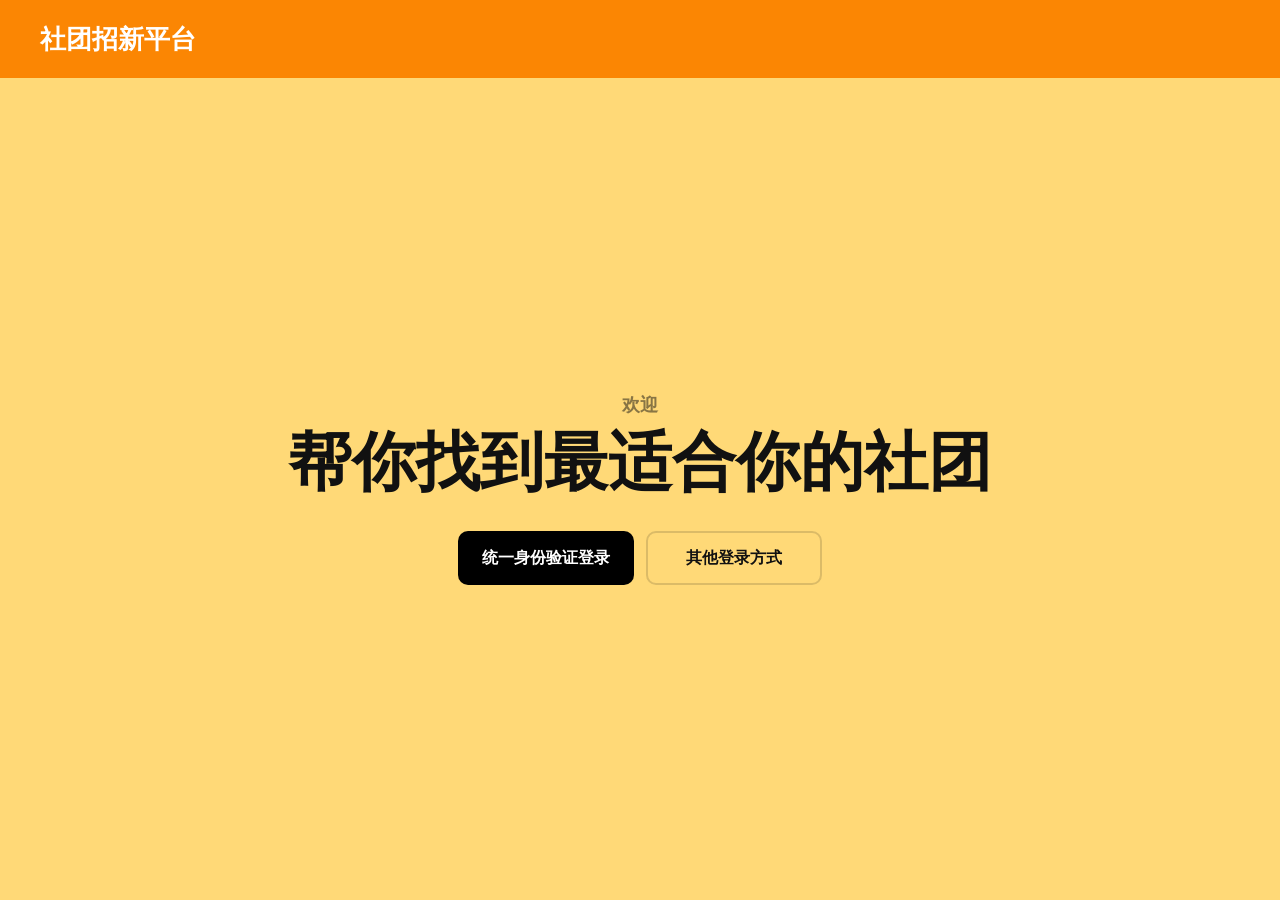
<file: index.html>
<!DOCTYPE html>
<html lang="zh-CN">
  <head>
    <meta charset="UTF-8" />
    <meta http-equiv="refresh" content="0; url=./welcome.html" />
    <meta name="viewport" content="width=device-width, initial-scale=1.0" />
    <title>社团招新平台</title>
    <link rel="canonical" href="./welcome.html" />
  </head>
  <body>
    <p><a href="./welcome.html">进入社团招新平台</a></p>
  </body>
</html>
</file>
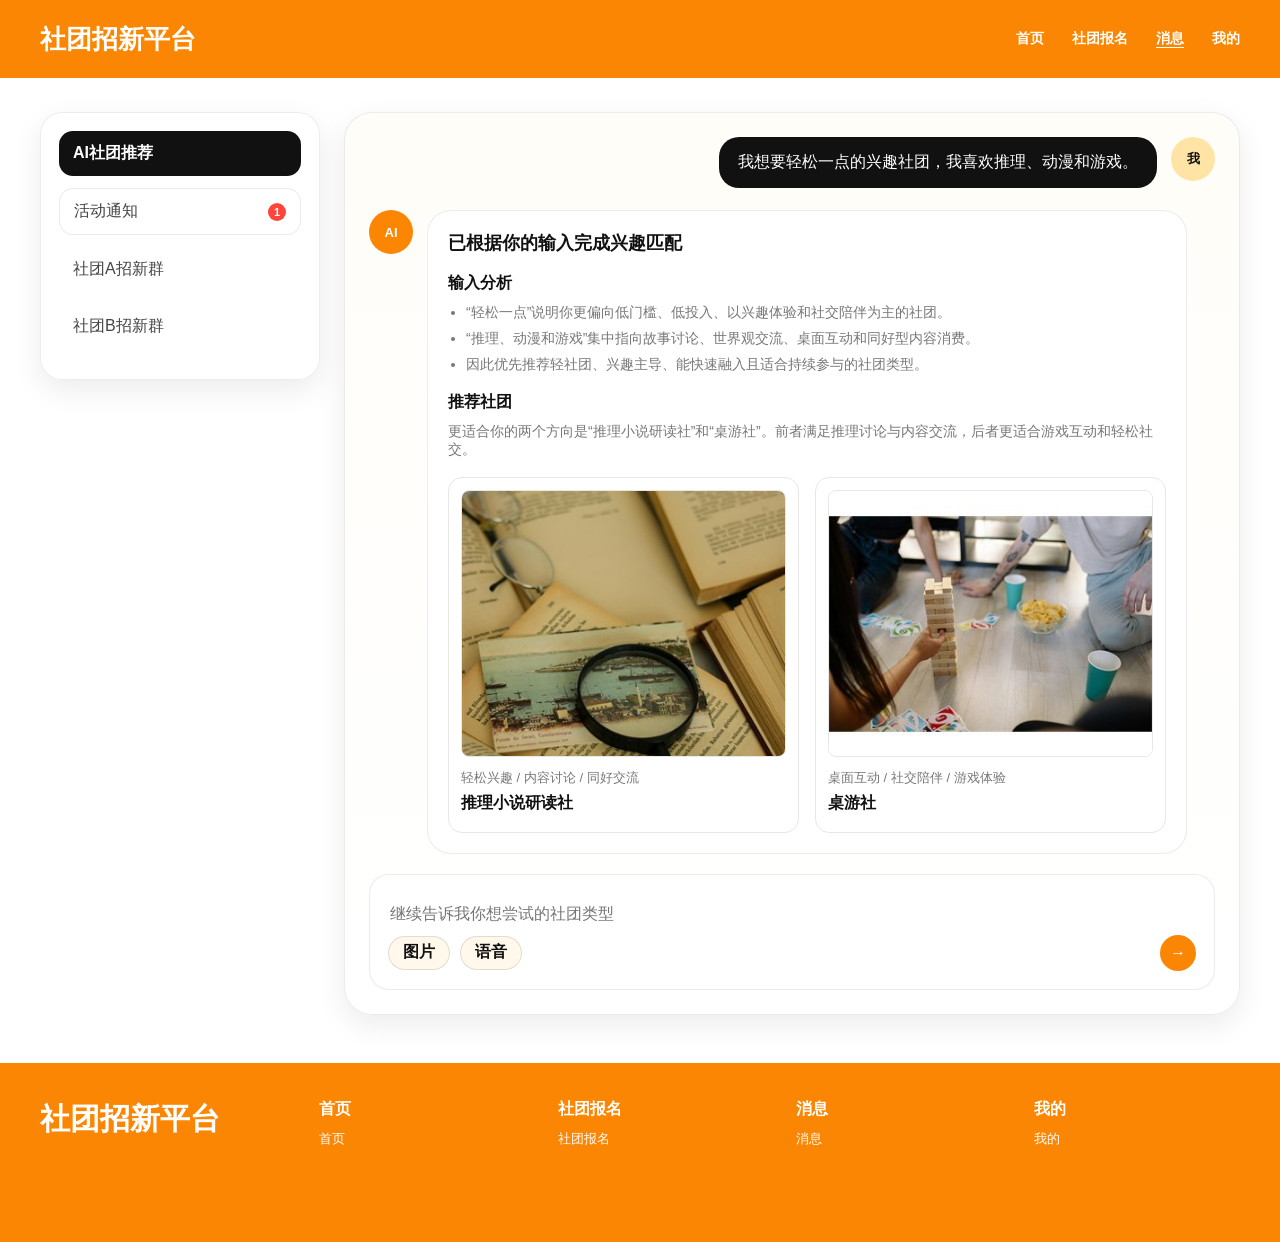
<file: chat.html>
<!DOCTYPE html>
<html lang="zh-CN">
  <head>
    <meta charset="UTF-8" />
    <meta name="viewport" content="width=device-width, initial-scale=1.0" />
    <title>chat | 社团招新平台</title>
    <link rel="stylesheet" href="./styles.css" />
  </head>
  <body class="screen">
    <header class="masthead">
      <div class="wrap masthead-inner masthead-nav">
        <a class="logo" href="./Home.html">社团招新平台</a>
        <nav class="top-nav" aria-label="主导航">
          <a href="./Home.html">首页</a>
          <a href="./selection.html">社团报名</a>
          <a class="is-active" href="./chat.html">消息</a>
          <a href="./personal.html">我的</a>
        </nav>
      </div>
    </header>

    <main class="chat-layout wrap">
      <div class="chat-island-mobile">
        <button class="chat-island-toggle" type="button" aria-expanded="false" aria-controls="chat-island">
          消息列表
          <span class="badge">1</span>
        </button>
      </div>

      <aside class="chat-sidebar chat-island" id="chat-island">
        <a class="chat-item is-active" href="./chat.html">AI社团推荐</a>
        <a class="chat-item chat-item-notice" href="./chat.html">活动通知 <span class="badge">1</span></a>
        <a class="chat-item" href="./chat.html">社团A招新群</a>
        <a class="chat-item" href="./chat.html">社团B招新群</a>
      </aside>

      <section class="chat-panel chatbot-shell">
        <div class="chat-thread">
          <div class="chat-message chat-message-user">
            <div class="chat-avatar">我</div>
            <div class="chat-bubble">我想要轻松一点的兴趣社团，我喜欢推理、动漫和游戏。</div>
          </div>

          <div class="chat-message chat-message-bot">
            <div class="chat-avatar chat-avatar-bot">AI</div>
            <div class="chat-response-card">
              <p class="chat-response-title">已根据你的输入完成兴趣匹配</p>
              <div class="analysis-block">
                <h2>输入分析</h2>
                <ul>
                  <li>“轻松一点”说明你更偏向低门槛、低投入、以兴趣体验和社交陪伴为主的社团。</li>
                  <li>“推理、动漫和游戏”集中指向故事讨论、世界观交流、桌面互动和同好型内容消费。</li>
                  <li>因此优先推荐轻社团、兴趣主导、能快速融入且适合持续参与的社团类型。</li>
                </ul>
              </div>
              <div class="analysis-block">
                <h2>推荐社团</h2>
                <p>更适合你的两个方向是“推理小说研读社”和“桌游社”。前者满足推理讨论与内容交流，后者更适合游戏互动和轻松社交。</p>
              </div>
              <div class="chat-recommend-grid">
                <a class="club-card chat-club-card" href="./club-introduction.html">
                  <img class="club-card-image" src="./image/chat-clubcard-1.jpg" alt="推理小说研读社卡片图片" />
                  <p>轻松兴趣 / 内容讨论 / 同好交流</p>
                  <h3>推理小说研读社</h3>
                </a>
                <a class="club-card chat-club-card" href="./club-introduction.html">
                  <img class="club-card-image" src="./image/chat-clubcard-2.jpg" alt="桌游社卡片图片" />
                  <p>桌面互动 / 社交陪伴 / 游戏体验</p>
                  <h3>桌游社</h3>
                </a>
              </div>
            </div>
          </div>
        </div>

        <div class="chat-input chatbot-input">
          <input type="text" placeholder="继续告诉我你想尝试的社团类型" />
          <div class="chat-tools">
            <button class="chat-tool-button" type="button">图片</button>
            <button class="chat-tool-button" type="button">语音</button>
            <button type="button" aria-label="发送">→</button>
          </div>
        </div>
      </section>
    </main>

    <footer class="site-footer">
      <div class="wrap footer-grid">
        <div><p class="footer-brand">社团招新平台</p></div>
        <div>
          <h3>首页</h3>
          <a href="./Home.html">首页</a>
        </div>
        <div>
          <h3>社团报名</h3>
          <a href="./selection.html">社团报名</a>
        </div>
        <div>
          <h3>消息</h3>
          <a href="./chat.html">消息</a>
        </div>
        <div>
          <h3>我的</h3>
          <a href="./personal.html">我的</a>
        </div>
      </div>
    </footer>
    <script src="./script.js"></script>
  </body>
</html>
</file>
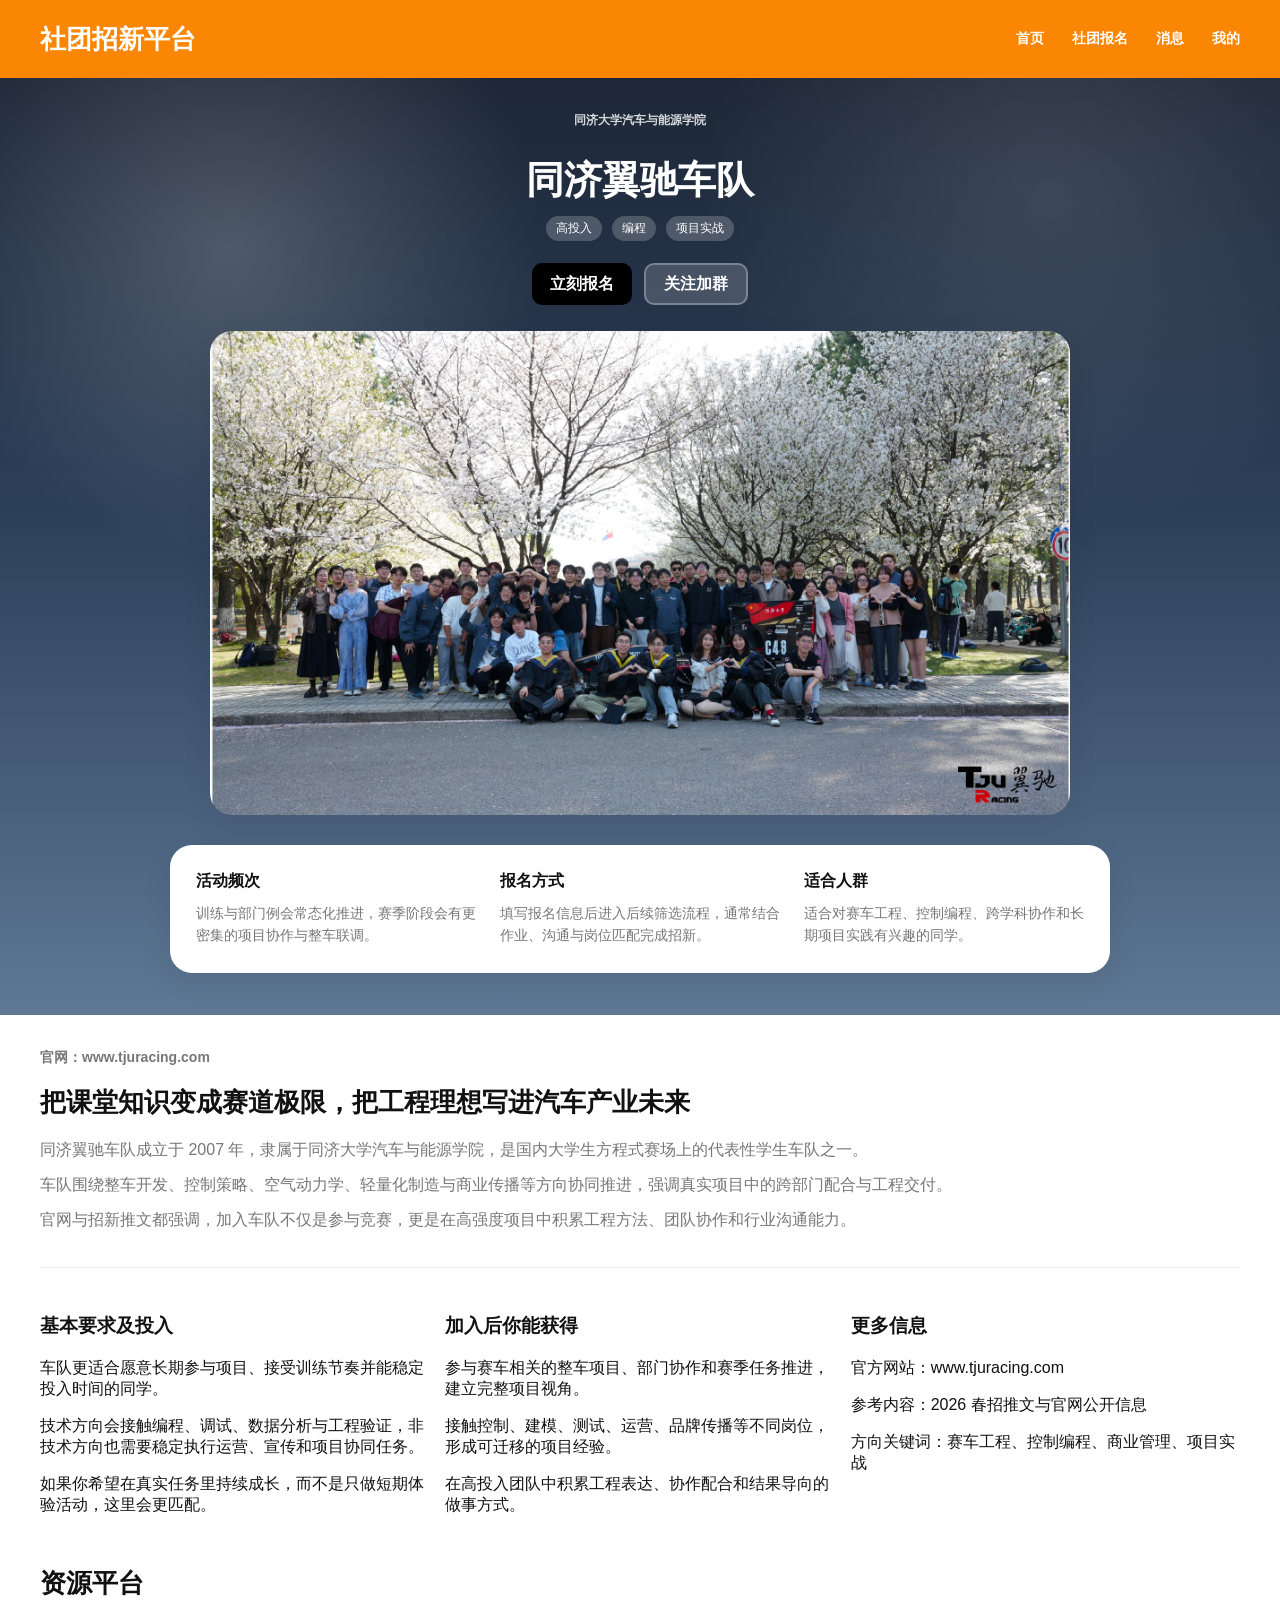
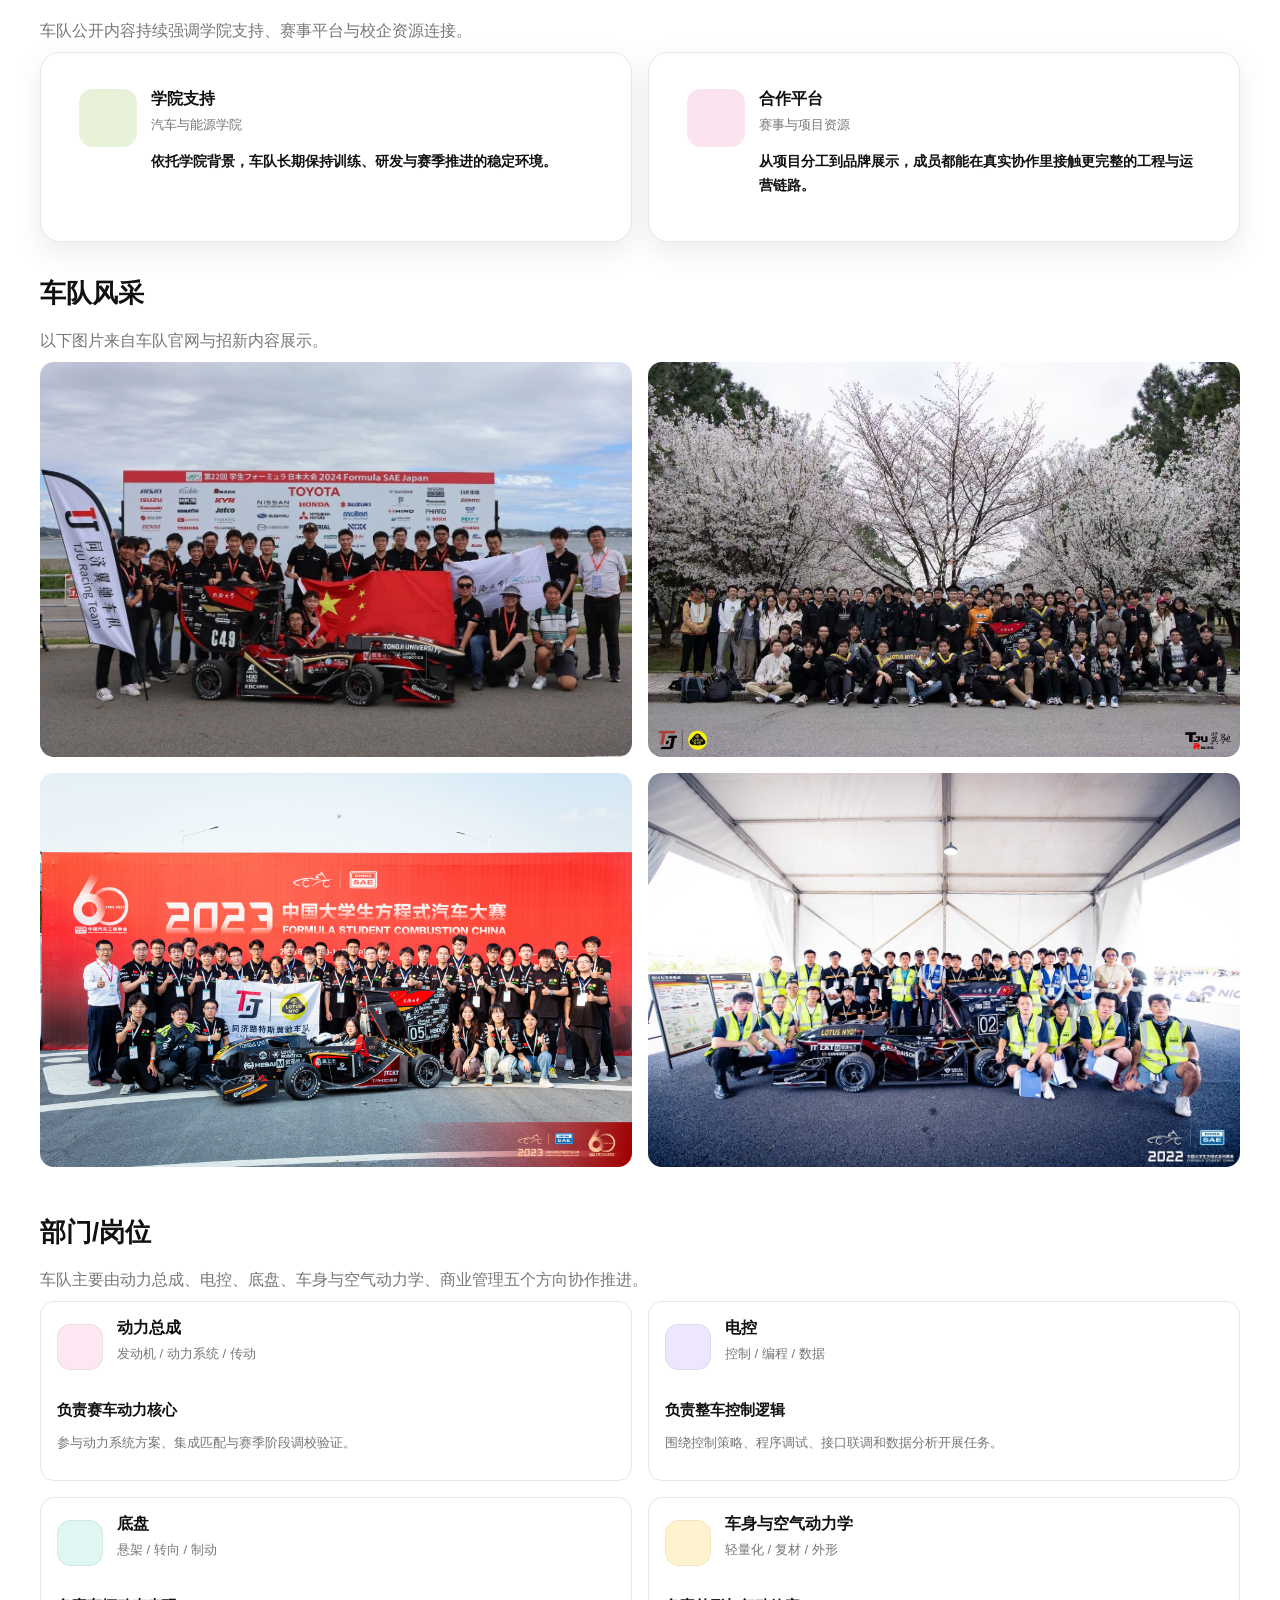
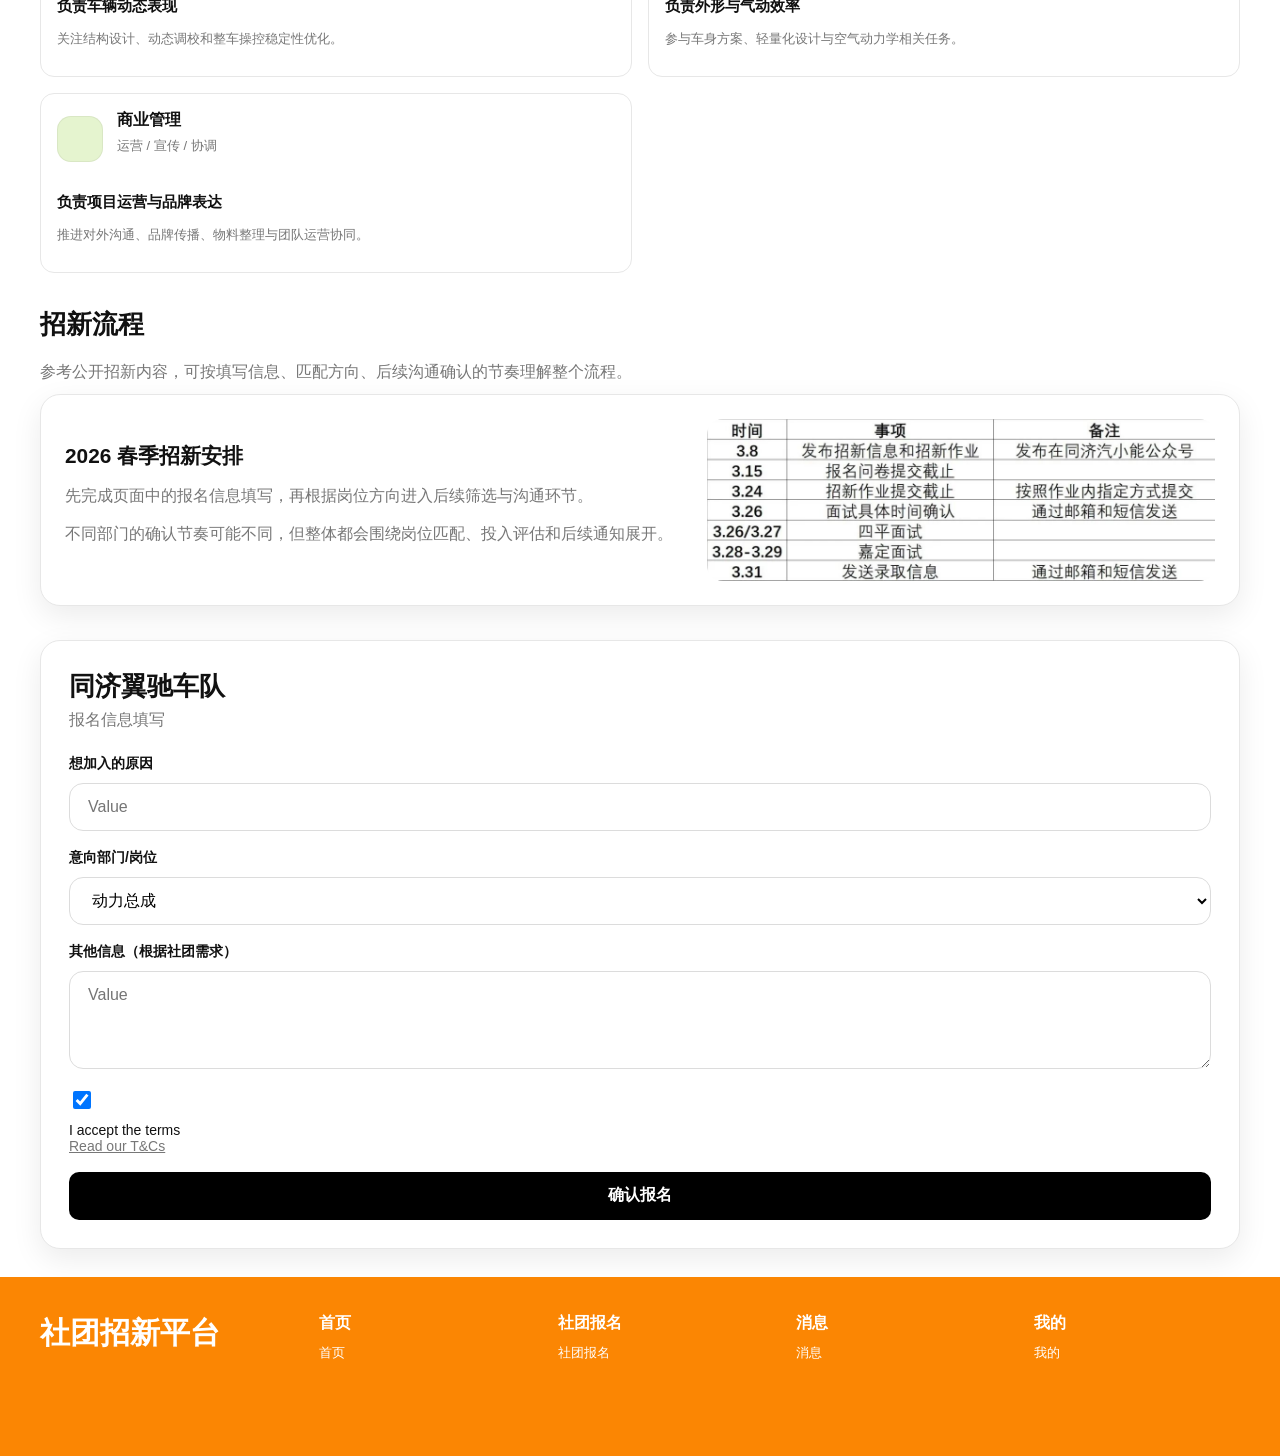
<file: club-introduction-tjuracing.html>
<!DOCTYPE html>
<html lang="zh-CN">
  <head>
    <meta charset="UTF-8" />
    <meta name="viewport" content="width=device-width, initial-scale=1.0" />
    <title>club-introduction-tjuracing | 社团招新平台</title>
    <link rel="stylesheet" href="./styles.css" />
  </head>
  <body class="screen">
    <header class="masthead">
      <div class="wrap masthead-inner masthead-nav">
        <a class="logo" href="./Home.html">社团招新平台</a>
        <nav class="top-nav" aria-label="主导航">
          <a href="./Home.html">首页</a>
          <a href="./selection.html">社团报名</a>
          <a href="./chat.html">消息</a>
          <a href="./personal.html">我的</a>
        </nav>
      </div>
    </header>

    <main class="club-page club-page-racing">
      <section class="club-hero racing-hero">
        <div class="wrap club-hero-inner">
          <p class="club-hero-kicker">同济大学汽车与能源学院</p>
          <h1>同济翼驰车队</h1>
          <div class="club-badges">
            <span>高投入</span>
            <span>编程</span>
            <span>项目实战</span>
          </div>
          <div class="club-hero-actions">
            <a class="button button-dark" href="#club-signup">立刻报名</a>
            <button class="button button-light club-follow-button racing-light-button" type="button" data-follow-toggle data-followed="false">关注加群</button>
          </div>
          <figure class="racing-hero-media">
            <img src="./image/club-introduction-tjuracing-banner-1.jpg" alt="同济翼驰车队合影" />
          </figure>
          <div class="club-summary-card club-summary-detail racing-stat-grid">
            <div class="summary-metric">
              <strong>活动频次</strong>
              <span>训练与部门例会常态化推进，赛季阶段会有更密集的项目协作与整车联调。</span>
            </div>
            <div class="summary-metric">
              <strong>报名方式</strong>
              <span>填写报名信息后进入后续筛选流程，通常结合作业、沟通与岗位匹配完成招新。</span>
            </div>
            <div class="summary-metric">
              <strong>适合人群</strong>
              <span>适合对赛车工程、控制编程、跨学科协作和长期项目实践有兴趣的同学。</span>
            </div>
          </div>
        </div>
      </section>

      <section class="club-section wrap">
        <p class="club-location">官网：www.tjuracing.com</p>
        <h2>把课堂知识变成赛道极限，把工程理想写进汽车产业未来</h2>
        <p class="club-lead">同济翼驰车队成立于 2007 年，隶属于同济大学汽车与能源学院，是国内大学生方程式赛场上的代表性学生车队之一。</p>
        <p class="club-lead">车队围绕整车开发、控制策略、空气动力学、轻量化制造与商业传播等方向协同推进，强调真实项目中的跨部门配合与工程交付。</p>
        <p class="club-lead">官网与招新推文都强调，加入车队不仅是参与竞赛，更是在高强度项目中积累工程方法、团队协作和行业沟通能力。</p>

        <div class="intro-columns club-intro-detail">
          <article>
            <h3>基本要求及投入</h3>
            <p>车队更适合愿意长期参与项目、接受训练节奏并能稳定投入时间的同学。</p>
            <p>技术方向会接触编程、调试、数据分析与工程验证，非技术方向也需要稳定执行运营、宣传和项目协同任务。</p>
            <p>如果你希望在真实任务里持续成长，而不是只做短期体验活动，这里会更匹配。</p>
          </article>
          <article>
            <h3>加入后你能获得</h3>
            <p>参与赛车相关的整车项目、部门协作和赛季任务推进，建立完整项目视角。</p>
            <p>接触控制、建模、测试、运营、品牌传播等不同岗位，形成可迁移的项目经验。</p>
            <p>在高投入团队中积累工程表达、协作配合和结果导向的做事方式。</p>
          </article>
          <article>
            <h3>更多信息</h3>
            <p>官方网站：<a href="http://www.tjuracing.com/" target="_blank" rel="noreferrer">www.tjuracing.com</a></p>
            <p>参考内容：2026 春招推文与官网公开信息</p>
            <p>方向关键词：赛车工程、控制编程、商业管理、项目实战</p>
          </article>
        </div>
      </section>

      <section class="club-section wrap">
        <h2>资源平台</h2>
        <p class="section-subtitle">车队公开内容持续强调学院支持、赛事平台与校企资源连接。</p>
        <div class="resource-grid">
          <article class="resource-card resource-card-large">
            <span class="resource-icon resource-icon-green"></span>
            <div>
              <h3>学院支持</h3>
              <p>汽车与能源学院</p>
              <strong>依托学院背景，车队长期保持训练、研发与赛季推进的稳定环境。</strong>
            </div>
          </article>
          <article class="resource-card resource-card-large">
            <span class="resource-icon resource-icon-pink"></span>
            <div>
              <h3>合作平台</h3>
              <p>赛事与项目资源</p>
              <strong>从项目分工到品牌展示，成员都能在真实协作里接触更完整的工程与运营链路。</strong>
            </div>
          </article>
        </div>
      </section>

      <section class="club-section wrap">
        <h2>车队风采</h2>
        <p class="section-subtitle">以下图片来自车队官网与招新内容展示。</p>
        <div class="club-gallery club-gallery-racing">
          <img src="./image/club-introduction-tjuracing-gallery-1.jpg" alt="翼驰车队图片1" />
          <img src="./image/club-introduction-tjuracing-gallery-2.jpg" alt="翼驰车队图片2" />
          <img src="./image/club-introduction-tjuracing-gallery-3.jpg" alt="翼驰车队图片3" />
          <img src="./image/club-introduction-tjuracing-gallery-4.jpg" alt="翼驰车队图片4" />
        </div>
      </section>

      <section class="club-section wrap">
        <h2>部门/岗位</h2>
        <p class="section-subtitle">车队主要由动力总成、电控、底盘、车身与空气动力学、商业管理五个方向协作推进。</p>
        <div class="role-grid racing-department-grid">
          <article class="role-card role-card-pink">
            <div class="role-card-head"><span class="role-icon"></span><div><h3>动力总成</h3><p>发动机 / 动力系统 / 传动</p></div></div>
            <strong>负责赛车动力核心</strong>
            <p>参与动力系统方案、集成匹配与赛季阶段调校验证。</p>
          </article>
          <article class="role-card role-card-purple">
            <div class="role-card-head"><span class="role-icon"></span><div><h3>电控</h3><p>控制 / 编程 / 数据</p></div></div>
            <strong>负责整车控制逻辑</strong>
            <p>围绕控制策略、程序调试、接口联调和数据分析开展任务。</p>
          </article>
          <article class="role-card role-card-cyan">
            <div class="role-card-head"><span class="role-icon"></span><div><h3>底盘</h3><p>悬架 / 转向 / 制动</p></div></div>
            <strong>负责车辆动态表现</strong>
            <p>关注结构设计、动态调校和整车操控稳定性优化。</p>
          </article>
          <article class="role-card role-card-yellow">
            <div class="role-card-head"><span class="role-icon"></span><div><h3>车身与空气动力学</h3><p>轻量化 / 复材 / 外形</p></div></div>
            <strong>负责外形与气动效率</strong>
            <p>参与车身方案、轻量化设计与空气动力学相关任务。</p>
          </article>
          <article class="role-card role-card-green">
            <div class="role-card-head"><span class="role-icon"></span><div><h3>商业管理</h3><p>运营 / 宣传 / 协调</p></div></div>
            <strong>负责项目运营与品牌表达</strong>
            <p>推进对外沟通、品牌传播、物料整理与团队运营协同。</p>
          </article>
        </div>
      </section>

      <section class="club-section wrap" id="tjuracing-process">
        <h2>招新流程</h2>
        <p class="section-subtitle">参考公开招新内容，可按填写信息、匹配方向、后续沟通确认的节奏理解整个流程。</p>
        <div class="racing-process-card">
          <div class="racing-process-copy">
            <h3>2026 春季招新安排</h3>
            <p>先完成页面中的报名信息填写，再根据岗位方向进入后续筛选与沟通环节。</p>
            <p>不同部门的确认节奏可能不同，但整体都会围绕岗位匹配、投入评估和后续通知展开。</p>
          </div>
          <img src="./image/club-introduction-tjuracing-process-1.jpg" alt="翼驰车队招新流程图片" />
        </div>
      </section>

      <section class="club-section wrap" id="club-signup">
        <article class="club-signup-card">
          <div class="club-signup-header">
            <h2>同济翼驰车队</h2>
            <p>报名信息填写</p>
          </div>
          <form class="club-signup-form" data-signup-form data-signup-modal="#tjuracing-signup-result">
            <label>
              <span>想加入的原因</span>
              <input type="text" placeholder="Value" />
            </label>
            <label>
              <span>意向部门/岗位</span>
              <select>
                <option>动力总成</option>
                <option>电控</option>
                <option>底盘</option>
                <option>车身与空气动力学</option>
                <option>商业管理</option>
              </select>
            </label>
            <label>
              <span>其他信息（根据社团需求）</span>
              <textarea placeholder="Value"></textarea>
            </label>
            <label class="signup-check">
              <input type="checkbox" checked />
              <span>I accept the terms<br /><a href="./club-introduction-tjuracing.html">Read our T&amp;Cs</a></span>
            </label>
            <button class="button button-dark club-signup-submit" type="submit" data-signup-submit>确认报名</button>
          </form>
        </article>
      </section>
    </main>

    <div class="signup-result-modal" id="tjuracing-signup-result" aria-hidden="true">
      <div class="signup-result-card">
        <div class="signup-result-icon">✓</div>
        <h2>报名成功</h2>
        <p>同济翼驰车队</p>
        <div class="signup-result-actions">
          <button class="button button-light" type="button" data-signup-back>返回</button>
          <a class="button button-dark" href="./personal.html#signup-progress" data-signup-progress-link>查看报名进程</a>
        </div>
      </div>
    </div>

    <footer class="site-footer">
      <div class="wrap footer-grid">
        <div><p class="footer-brand">社团招新平台</p></div>
        <div>
          <h3>首页</h3>
          <a href="./Home.html">首页</a>
        </div>
        <div>
          <h3>社团报名</h3>
          <a href="./selection.html">社团报名</a>
        </div>
        <div>
          <h3>消息</h3>
          <a href="./chat.html">消息</a>
        </div>
        <div>
          <h3>我的</h3>
          <a href="./personal.html">我的</a>
        </div>
      </div>
    </footer>
    <script src="./script.js"></script>
  </body>
</html>
</file>
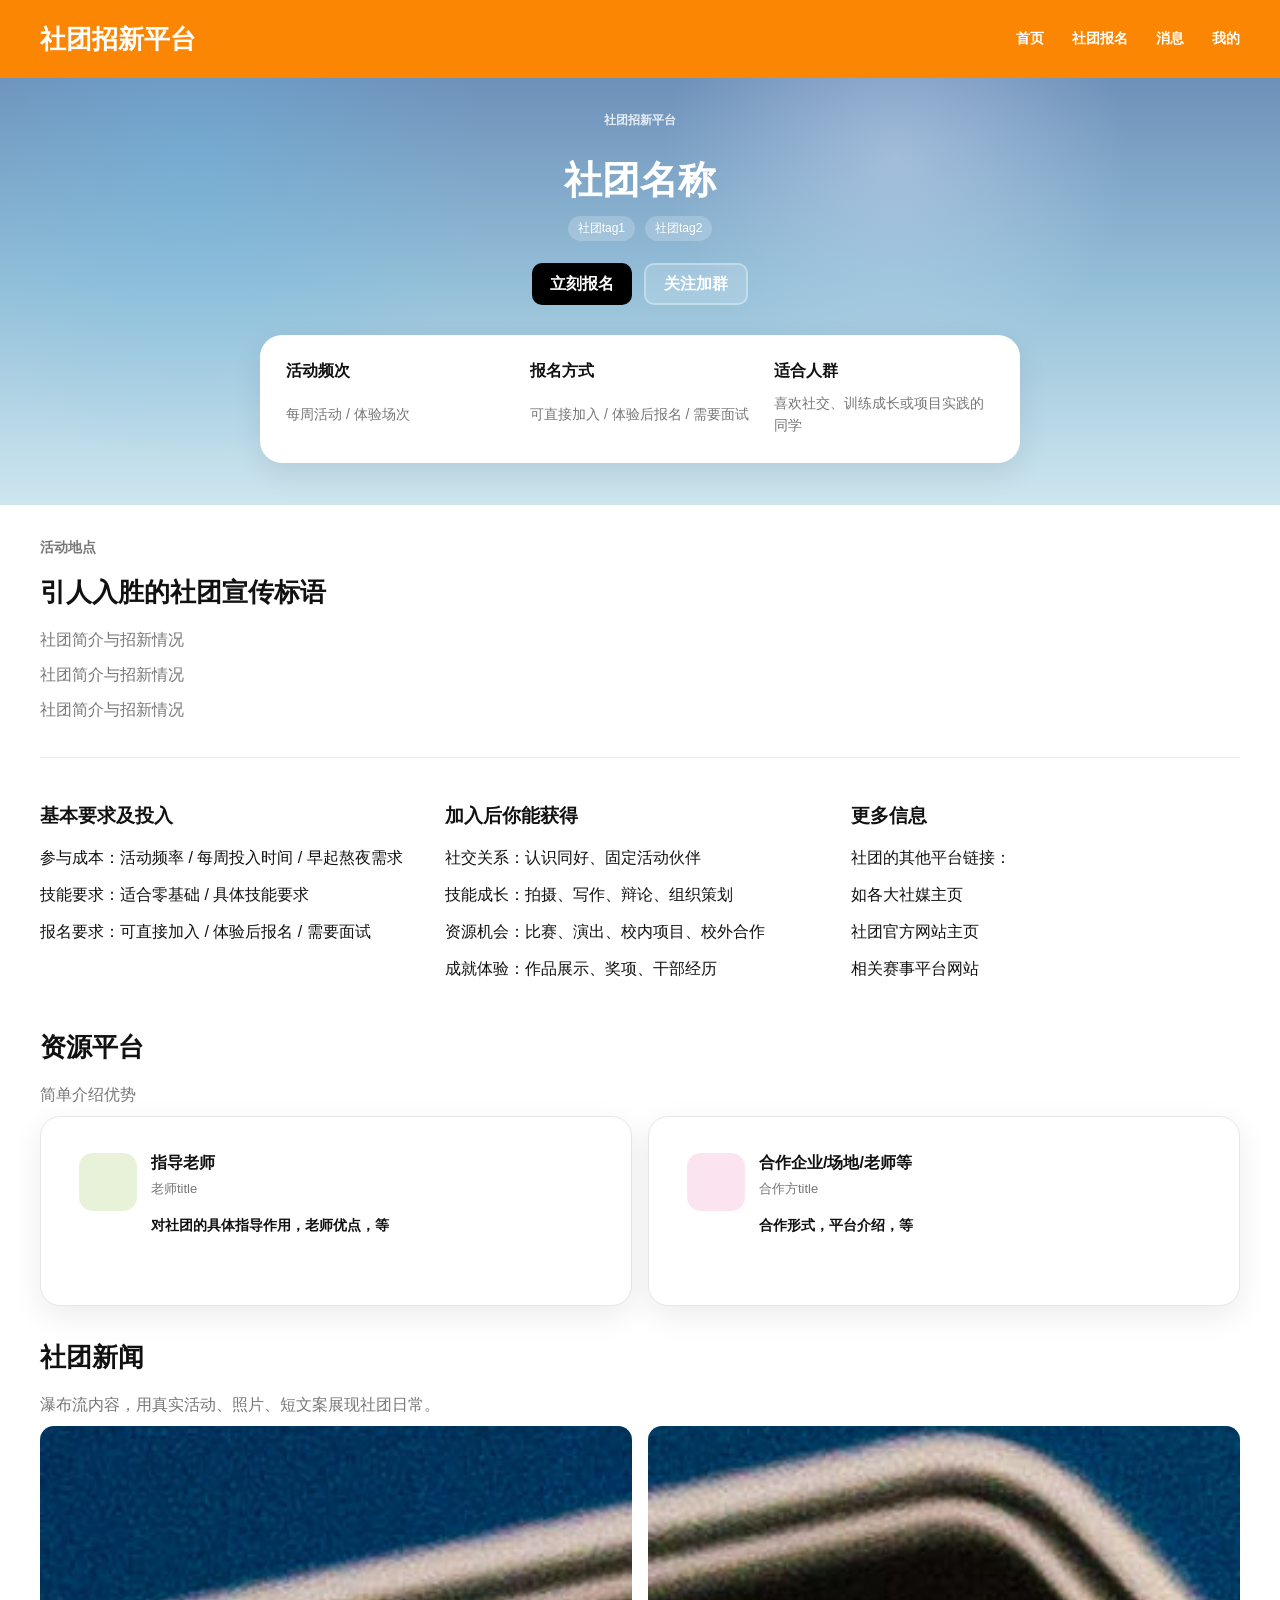
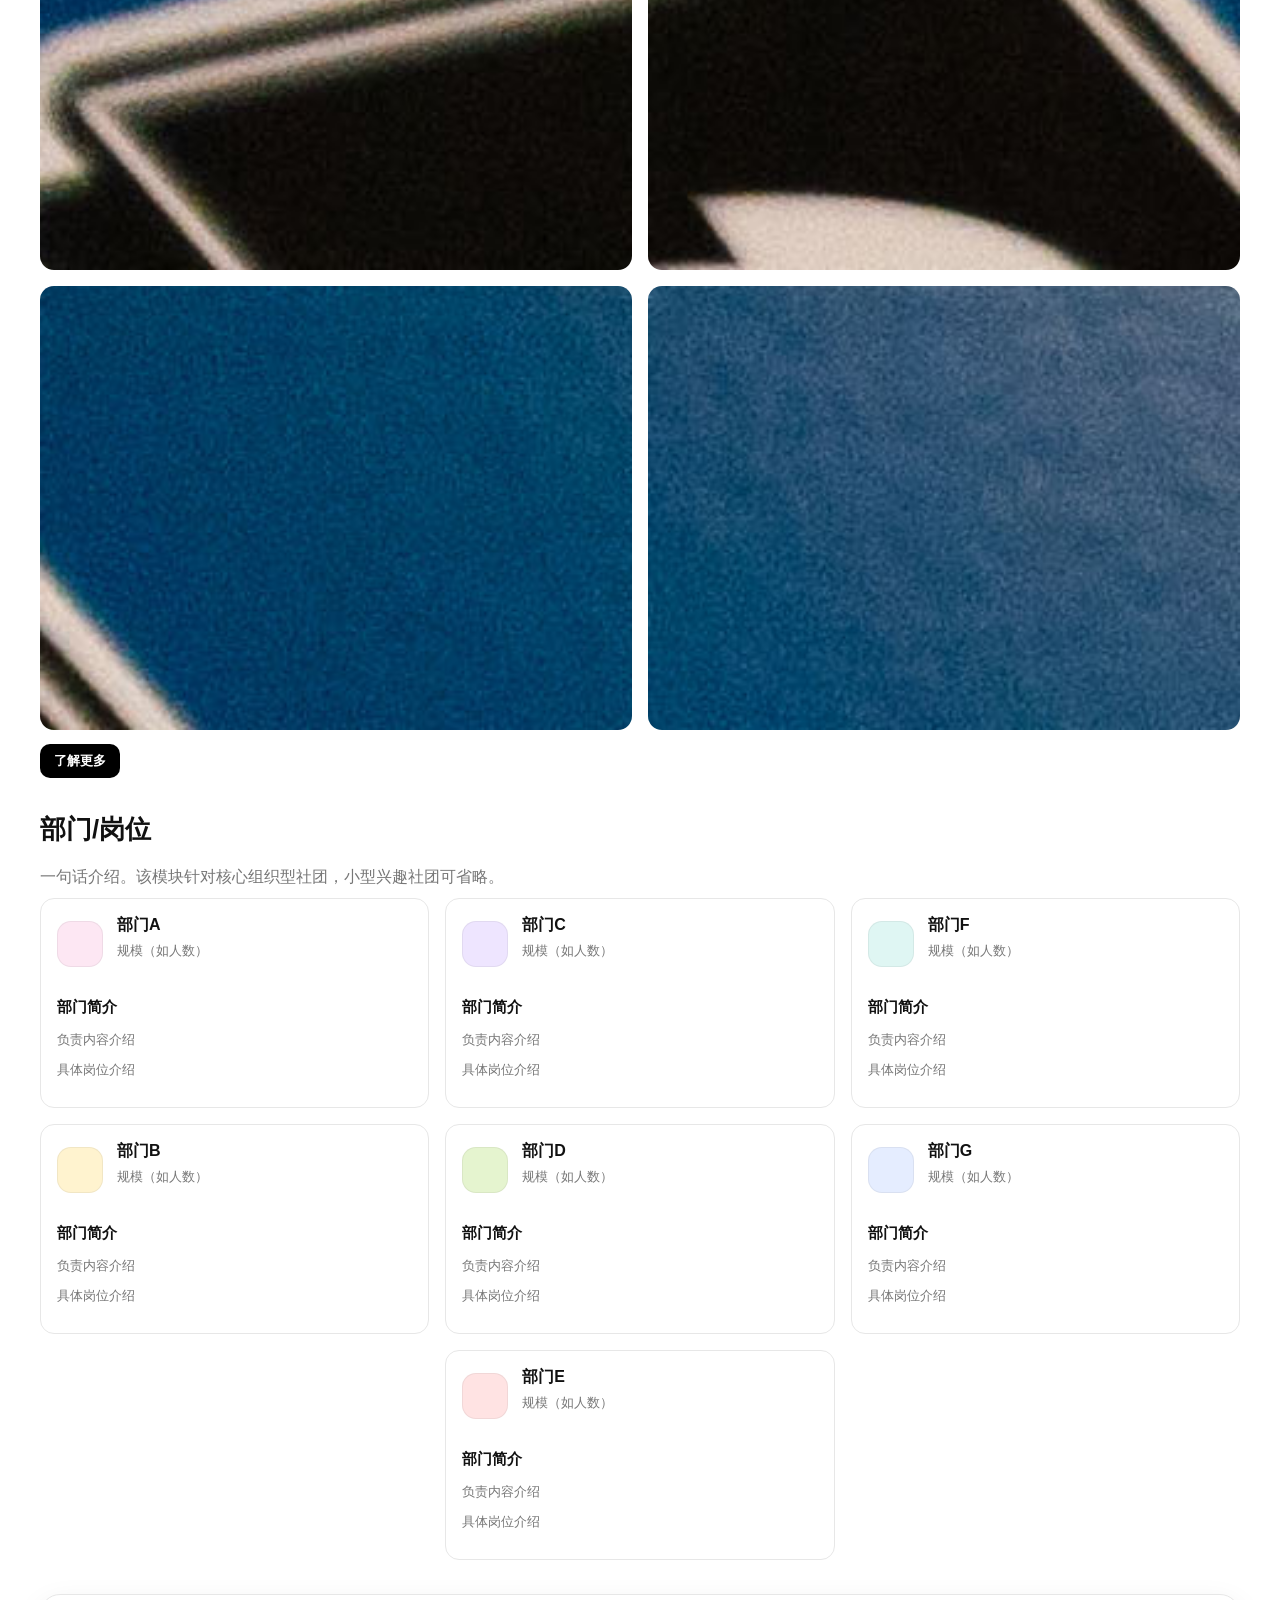
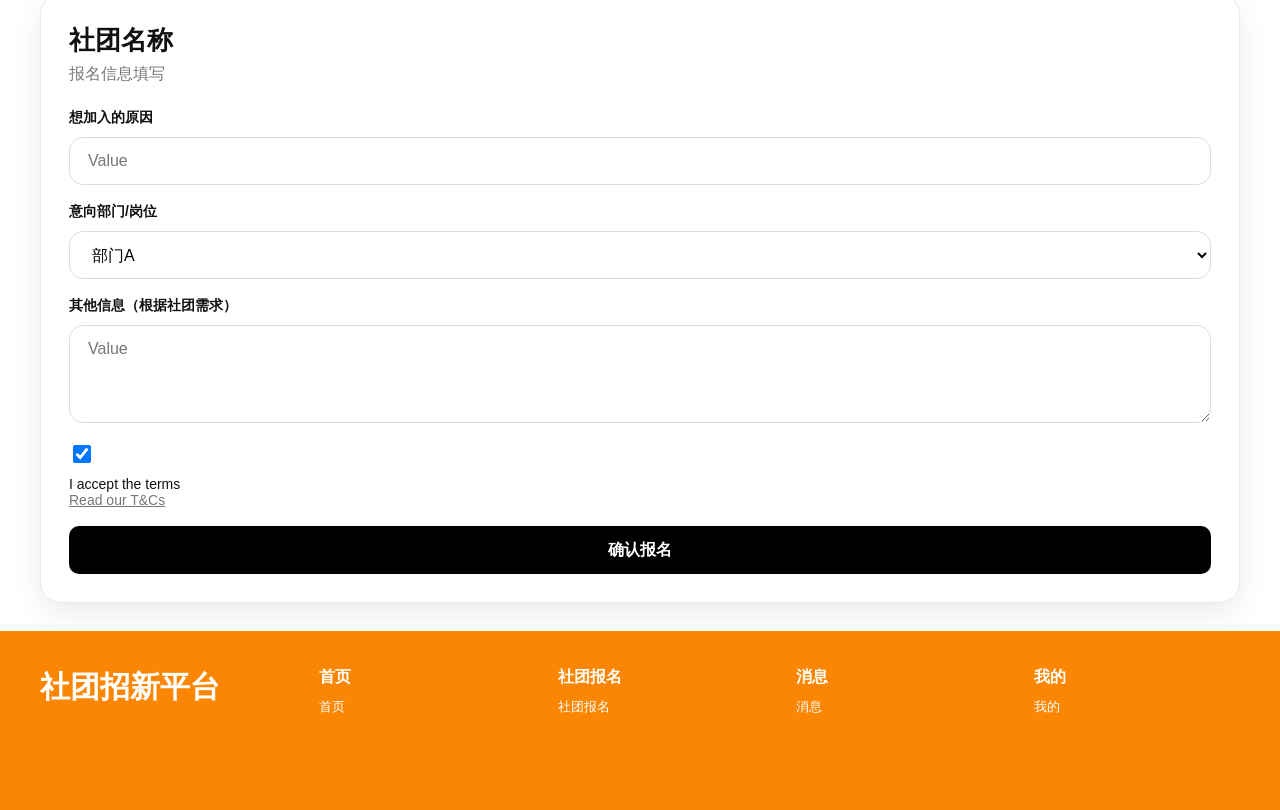
<file: club-introduction.html>
<!DOCTYPE html>
<html lang="zh-CN">
  <head>
    <meta charset="UTF-8" />
    <meta name="viewport" content="width=device-width, initial-scale=1.0" />
    <title>club-introduction | 社团招新平台</title>
    <link rel="stylesheet" href="./styles.css" />
  </head>
  <body class="screen">
    <header class="masthead">
      <div class="wrap masthead-inner masthead-nav">
        <a class="logo" href="./Home.html">社团招新平台</a>
        <nav class="top-nav" aria-label="主导航">
          <a href="./Home.html">首页</a>
          <a href="./selection.html">社团报名</a>
          <a href="./chat.html">消息</a>
          <a href="./personal.html">我的</a>
        </nav>
      </div>
    </header>

    <main class="club-page">
      <section class="club-hero">
        <div class="wrap club-hero-inner">
          <p class="club-hero-kicker">社团招新平台</p>
          <h1>社团名称</h1>
          <div class="club-badges">
            <span>社团tag1</span>
            <span>社团tag2</span>
          </div>
          <div class="club-hero-actions">
            <a class="button button-dark" href="#club-signup">立刻报名</a>
            <button class="button button-light club-follow-button" type="button" data-follow-toggle data-followed="false">关注加群</button>
          </div>
          <div class="club-summary-card club-summary-detail">
            <div class="summary-metric">
              <strong>活动频次</strong>
              <span>每周活动 / 体验场次</span>
            </div>
            <div class="summary-metric">
              <strong>报名方式</strong>
              <span>可直接加入 / 体验后报名 / 需要面试</span>
            </div>
            <div class="summary-metric">
              <strong>适合人群</strong>
              <span>喜欢社交、训练成长或项目实践的同学</span>
            </div>
          </div>
        </div>
      </section>

      <section class="club-section wrap">
        <p class="club-location">活动地点</p>
        <h2>引人入胜的社团宣传标语</h2>
        <p class="club-lead">社团简介与招新情况</p>
        <p class="club-lead">社团简介与招新情况</p>
        <p class="club-lead">社团简介与招新情况</p>

        <div class="intro-columns club-intro-detail">
          <article>
            <h3>基本要求及投入</h3>
            <p>参与成本：活动频率 / 每周投入时间 / 早起熬夜需求</p>
            <p>技能要求：适合零基础 / 具体技能要求</p>
            <p>报名要求：可直接加入 / 体验后报名 / 需要面试</p>
          </article>
          <article>
            <h3>加入后你能获得</h3>
            <p>社交关系：认识同好、固定活动伙伴</p>
            <p>技能成长：拍摄、写作、辩论、组织策划</p>
            <p>资源机会：比赛、演出、校内项目、校外合作</p>
            <p>成就体验：作品展示、奖项、干部经历</p>
          </article>
          <article>
            <h3>更多信息</h3>
            <p>社团的其他平台链接：</p>
            <p>如各大社媒主页</p>
            <p>社团官方网站主页</p>
            <p>相关赛事平台网站</p>
          </article>
        </div>
      </section>

      <section class="club-section wrap">
        <h2>资源平台</h2>
        <p class="section-subtitle">简单介绍优势</p>
        <div class="resource-grid">
          <article class="resource-card resource-card-large">
            <span class="resource-icon resource-icon-green"></span>
            <div>
              <h3>指导老师</h3>
              <p>老师title</p>
              <strong>对社团的具体指导作用，老师优点，等</strong>
            </div>
          </article>
          <article class="resource-card resource-card-large">
            <span class="resource-icon resource-icon-pink"></span>
            <div>
              <h3>合作企业/场地/老师等</h3>
              <p>合作方title</p>
              <strong>合作形式，平台介绍，等</strong>
            </div>
          </article>
        </div>
      </section>

      <section class="club-section wrap">
        <h2>社团新闻</h2>
        <p class="section-subtitle">瀑布流内容，用真实活动、照片、短文案展现社团日常。</p>
        <div class="club-gallery">
          <img src="./image/club-introduction-shetuanfengcai-1.png" alt="社团风采图片1" />
          <img src="./image/club-introduction-shetuanfengcai-2.png" alt="社团风采图片2" />
          <img src="./image/club-introduction-shetuanfengcai-3.png" alt="社团风采图片3" />
          <img src="./image/club-introduction-shetuanfengcai-4.png" alt="社团风采图片4" />
        </div>
        <button class="button button-dark button-small" type="button">了解更多</button>
      </section>

      <section class="club-section wrap">
        <h2>部门/岗位</h2>
        <p class="section-subtitle">一句话介绍。该模块针对核心组织型社团，小型兴趣社团可省略。</p>
        <div class="role-grid role-grid-detailed">
          <article class="role-card role-card-pink">
            <div class="role-card-head"><span class="role-icon"></span><div><h3>部门A</h3><p>规模（如人数）</p></div></div>
            <strong>部门简介</strong>
            <p>负责内容介绍</p>
            <p>具体岗位介绍</p>
          </article>
          <article class="role-card role-card-purple">
            <div class="role-card-head"><span class="role-icon"></span><div><h3>部门C</h3><p>规模（如人数）</p></div></div>
            <strong>部门简介</strong>
            <p>负责内容介绍</p>
            <p>具体岗位介绍</p>
          </article>
          <article class="role-card role-card-cyan">
            <div class="role-card-head"><span class="role-icon"></span><div><h3>部门F</h3><p>规模（如人数）</p></div></div>
            <strong>部门简介</strong>
            <p>负责内容介绍</p>
            <p>具体岗位介绍</p>
          </article>
          <article class="role-card role-card-yellow">
            <div class="role-card-head"><span class="role-icon"></span><div><h3>部门B</h3><p>规模（如人数）</p></div></div>
            <strong>部门简介</strong>
            <p>负责内容介绍</p>
            <p>具体岗位介绍</p>
          </article>
          <article class="role-card role-card-green">
            <div class="role-card-head"><span class="role-icon"></span><div><h3>部门D</h3><p>规模（如人数）</p></div></div>
            <strong>部门简介</strong>
            <p>负责内容介绍</p>
            <p>具体岗位介绍</p>
          </article>
          <article class="role-card role-card-blue">
            <div class="role-card-head"><span class="role-icon"></span><div><h3>部门G</h3><p>规模（如人数）</p></div></div>
            <strong>部门简介</strong>
            <p>负责内容介绍</p>
            <p>具体岗位介绍</p>
          </article>
          <article class="role-card role-card-red role-card-centered">
            <div class="role-card-head"><span class="role-icon"></span><div><h3>部门E</h3><p>规模（如人数）</p></div></div>
            <strong>部门简介</strong>
            <p>负责内容介绍</p>
            <p>具体岗位介绍</p>
          </article>
        </div>
      </section>

      <section class="club-section wrap" id="club-signup">
        <article class="club-signup-card">
          <div class="club-signup-header">
            <h2>社团名称</h2>
            <p>报名信息填写</p>
          </div>
          <form class="club-signup-form" data-signup-form data-signup-modal="#club-signup-result">
            <label>
              <span>想加入的原因</span>
              <input type="text" placeholder="Value" />
            </label>
            <label>
              <span>意向部门/岗位</span>
              <select>
                <option>部门A</option>
                <option>部门B</option>
                <option>部门C</option>
                <option>部门D</option>
                <option>部门E</option>
                <option>部门F</option>
                <option>部门G</option>
              </select>
            </label>
            <label>
              <span>其他信息（根据社团需求）</span>
              <textarea placeholder="Value"></textarea>
            </label>
            <label class="signup-check">
              <input type="checkbox" checked />
              <span>I accept the terms<br /><a href="./club-introduction.html">Read our T&amp;Cs</a></span>
            </label>
            <button class="button button-dark club-signup-submit" type="submit" data-signup-submit>确认报名</button>
          </form>
        </article>
      </section>
    </main>

    <div class="signup-result-modal" id="club-signup-result" aria-hidden="true">
      <div class="signup-result-card">
        <div class="signup-result-icon">✓</div>
        <h2>报名成功</h2>
        <p>社团名称</p>
        <div class="signup-result-actions">
          <button class="button button-light" type="button" data-signup-back>返回</button>
          <a class="button button-dark" href="./personal.html#signup-progress" data-signup-progress-link>查看报名进程</a>
        </div>
      </div>
    </div>

    <footer class="site-footer">
      <div class="wrap footer-grid">
        <div><p class="footer-brand">社团招新平台</p></div>
        <div>
          <h3>首页</h3>
          <a href="./Home.html">首页</a>
        </div>
        <div>
          <h3>社团报名</h3>
          <a href="./selection.html">社团报名</a>
        </div>
        <div>
          <h3>消息</h3>
          <a href="./chat.html">消息</a>
        </div>
        <div>
          <h3>我的</h3>
          <a href="./personal.html">我的</a>
        </div>
      </div>
    </footer>
    <script src="./script.js"></script>
  </body>
</html>
</file>
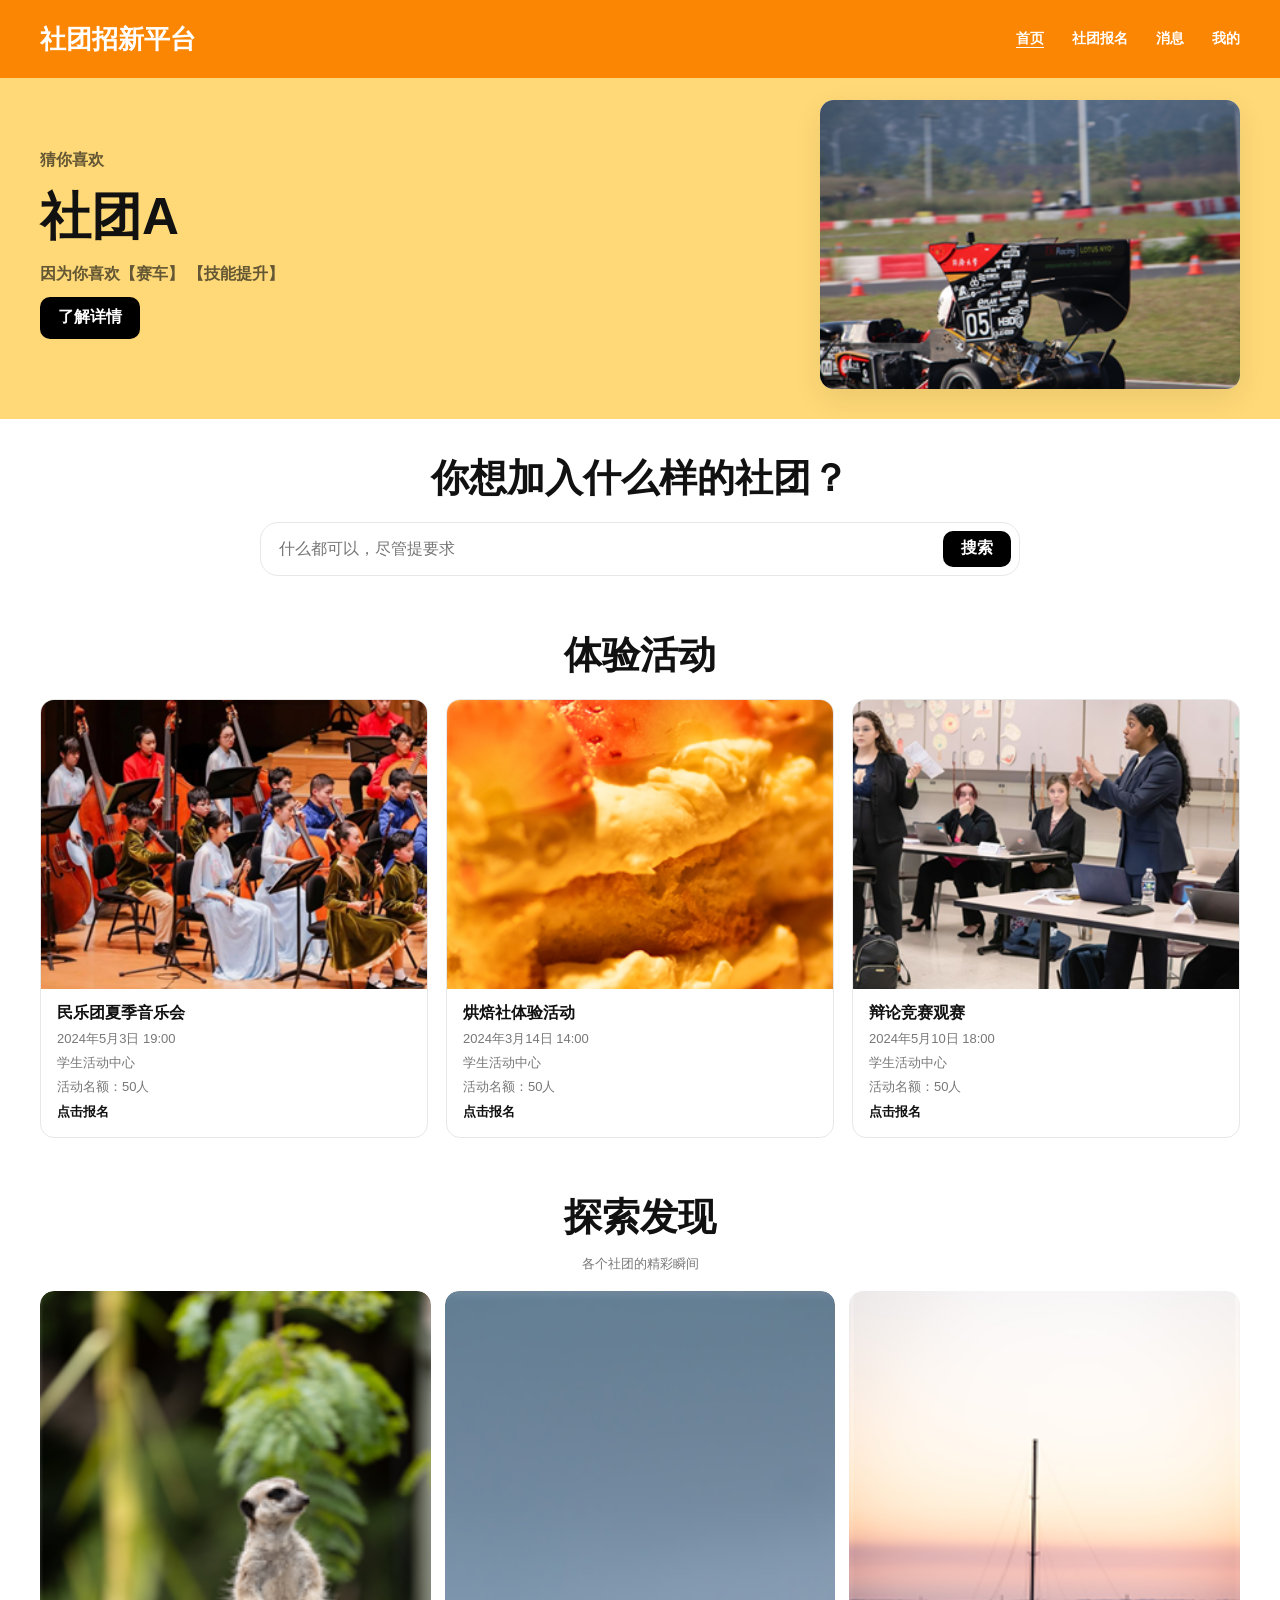
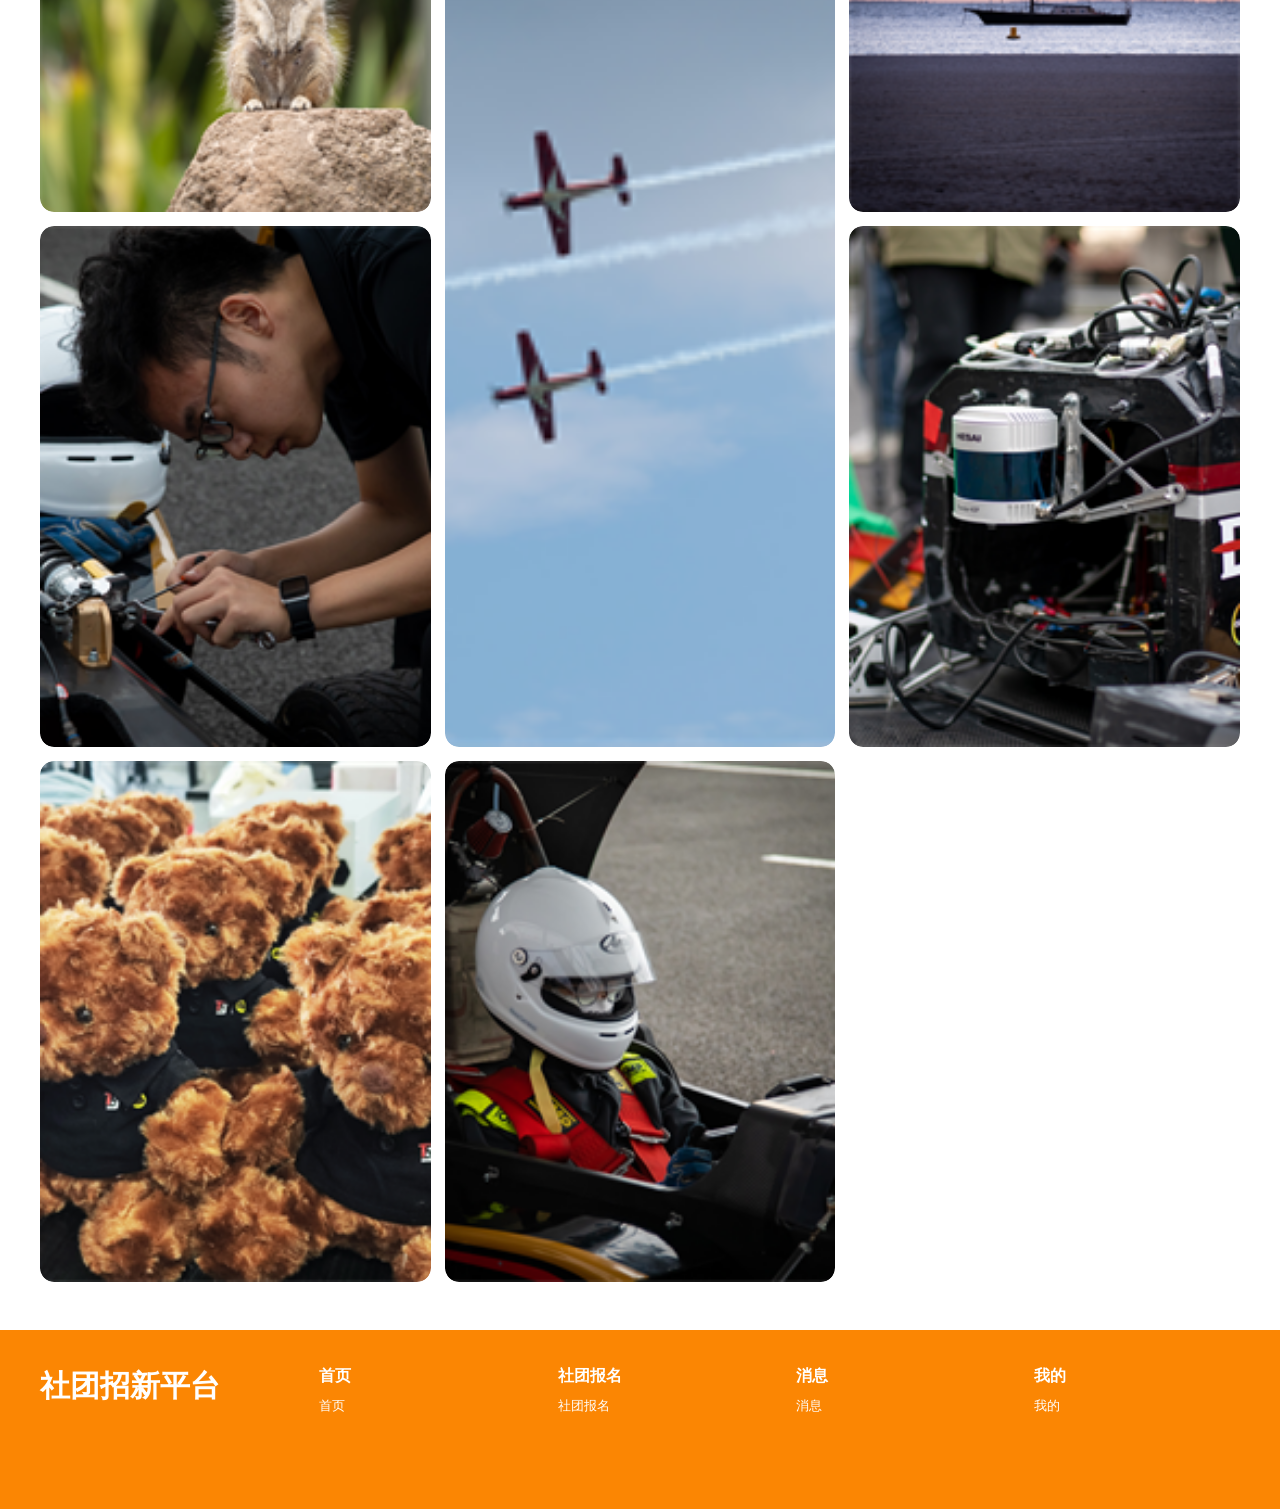
<file: Home.html>
<!DOCTYPE html>
<html lang="zh-CN">
  <head>
    <meta charset="UTF-8" />
    <meta name="viewport" content="width=device-width, initial-scale=1.0" />
    <title>Home | 社团招新平台</title>
    <link rel="stylesheet" href="./styles.css" />
  </head>
  <body class="screen">
    <header class="masthead">
      <div class="wrap masthead-inner masthead-nav">
        <a class="logo" href="./Home.html">社团招新平台</a>
        <nav class="top-nav" aria-label="主导航">
          <a class="is-active" href="./Home.html">首页</a>
          <a href="./selection.html">社团报名</a>
          <a href="./chat.html">消息</a>
          <a href="./personal.html">我的</a>
        </nav>
      </div>
    </header>

    <main>
      <section class="home-hero">
        <div class="wrap hero-layout">
          <div class="hero-copy">
            <p class="label-small">猜你喜欢</p>
            <h1 data-home-club-name>同济翼驰车队</h1>
            <p class="hero-tags">因为你喜欢<span data-home-interest-tags>【赛车】 【技能提升】</span></p>
            <a class="button button-dark" href="./club-introduction-tjuracing.html" data-home-cta>了解详情</a>
          </div>
          <figure class="hero-image-card">
            <img src="./image/Home-tuijian-1.png" alt="推荐社团展示图" />
          </figure>
        </div>
      </section>

      <section class="home-search wrap">
        <h2>你想加入什么样的社团？</h2>
        <div class="search-bar search-wide">
          <input type="text" placeholder="什么都可以，尽管提要求" />
          <a class="home-search-link" href="./chat.html">搜索</a>
        </div>
      </section>

      <section class="content-section wrap">
        <h2 class="section-title">体验活动</h2>
        <div class="card-grid card-grid-3">
          <article class="event-card">
            <img src="./image/Home-tiyanhuodong-1.png" alt="民乐团夏季音乐会" />
            <div class="event-body">
              <h3>民乐团夏季音乐会</h3>
              <p>2024年5月3日 19:00</p>
              <p>学生活动中心</p>
              <p>活动名额：50人</p>
              <a href="./club-introduction.html">点击报名</a>
            </div>
          </article>
          <article class="event-card">
            <img src="./image/Home-tiyanhuodong-2.png" alt="烘焙社体验活动" />
            <div class="event-body">
              <h3>烘焙社体验活动</h3>
              <p>2024年3月14日 14:00</p>
              <p>学生活动中心</p>
              <p>活动名额：50人</p>
              <a href="./club-introduction.html">点击报名</a>
            </div>
          </article>
          <article class="event-card">
            <img src="./image/Home-tiyanhuodong-3.png" alt="辩论竞赛观赛" />
            <div class="event-body">
              <h3>辩论竞赛观赛</h3>
              <p>2024年5月10日 18:00</p>
              <p>学生活动中心</p>
              <p>活动名额：50人</p>
              <a href="./club-introduction.html">点击报名</a>
            </div>
          </article>
        </div>
      </section>

      <section class="content-section wrap">
        <h2 class="section-title">探索发现</h2>
        <p class="home-discover-subtitle">各个社团的精彩瞬间</p>
        <div class="discover-grid discover-grid-interactive">
          <article class="discover-card" data-discover-card>
            <img src="./image/Home-tansuofaxian-1.png" alt="探索发现图片1" data-discover-image />
            <div class="discover-overlay" data-discover-overlay>
              <p class="discover-overlay-name">社团名称</p>
              <h3>活动新闻标题</h3>
              <p>几句话简介活动内容</p>
              <p>几句话简介活动内容</p>
              <p>几句话简介活动内容</p>
            </div>
          </article>
          <article class="discover-card" data-discover-card>
            <img src="./image/Home-tansuofaxian-2.png" alt="探索发现图片2" data-discover-image />
            <div class="discover-overlay" data-discover-overlay>
              <p class="discover-overlay-name">社团名称</p>
              <h3>活动新闻标题</h3>
              <p>几句话简介活动内容</p>
              <p>几句话简介活动内容</p>
              <p>几句话简介活动内容</p>
            </div>
          </article>
          <article class="discover-card" data-discover-card>
            <img src="./image/Home-tansuofaxian-3.png" alt="探索发现图片3" data-discover-image />
            <div class="discover-overlay" data-discover-overlay>
              <p class="discover-overlay-name">社团名称</p>
              <h3>活动新闻标题</h3>
              <p>几句话简介活动内容</p>
              <p>几句话简介活动内容</p>
              <p>几句话简介活动内容</p>
            </div>
          </article>
          <article class="discover-card" data-discover-card>
            <img src="./image/Home-tansuofaxian-4.png" alt="探索发现图片4" data-discover-image />
            <div class="discover-overlay" data-discover-overlay>
              <p class="discover-overlay-name">社团名称</p>
              <h3>活动新闻标题</h3>
              <p>几句话简介活动内容</p>
              <p>几句话简介活动内容</p>
              <p>几句话简介活动内容</p>
            </div>
          </article>
          <article class="discover-card" data-discover-card>
            <img src="./image/Home-tansuofaxian-5.png" alt="探索发现图片5" data-discover-image />
            <div class="discover-overlay" data-discover-overlay>
              <p class="discover-overlay-name">社团名称</p>
              <h3>活动新闻标题</h3>
              <p>几句话简介活动内容</p>
              <p>几句话简介活动内容</p>
              <p>几句话简介活动内容</p>
            </div>
          </article>
          <article class="discover-card" data-discover-card>
            <img src="./image/Home-tansuofaxian-6.png" alt="探索发现图片6" data-discover-image />
            <div class="discover-overlay" data-discover-overlay>
              <p class="discover-overlay-name">社团名称</p>
              <h3>活动新闻标题</h3>
              <p>几句话简介活动内容</p>
              <p>几句话简介活动内容</p>
              <p>几句话简介活动内容</p>
            </div>
          </article>
          <article class="discover-card" data-discover-card>
            <img src="./image/Home-tansuofaxian-7.png" alt="探索发现图片7" data-discover-image />
            <div class="discover-overlay" data-discover-overlay>
              <p class="discover-overlay-name">社团名称</p>
              <h3>活动新闻标题</h3>
              <p>几句话简介活动内容</p>
              <p>几句话简介活动内容</p>
              <p>几句话简介活动内容</p>
            </div>
          </article>
        </div>
      </section>
    </main>

    <footer class="site-footer">
      <div class="wrap footer-grid">
        <div><p class="footer-brand">社团招新平台</p></div>
        <div>
          <h3>首页</h3>
          <a href="./Home.html">首页</a>
        </div>
        <div>
          <h3>社团报名</h3>
          <a href="./selection.html">社团报名</a>
        </div>
        <div>
          <h3>消息</h3>
          <a href="./chat.html">消息</a>
        </div>
        <div>
          <h3>我的</h3>
          <a href="./personal.html">我的</a>
        </div>
      </div>
    </footer>
    <script src="./script.js"></script>
  </body>
</html>
</file>
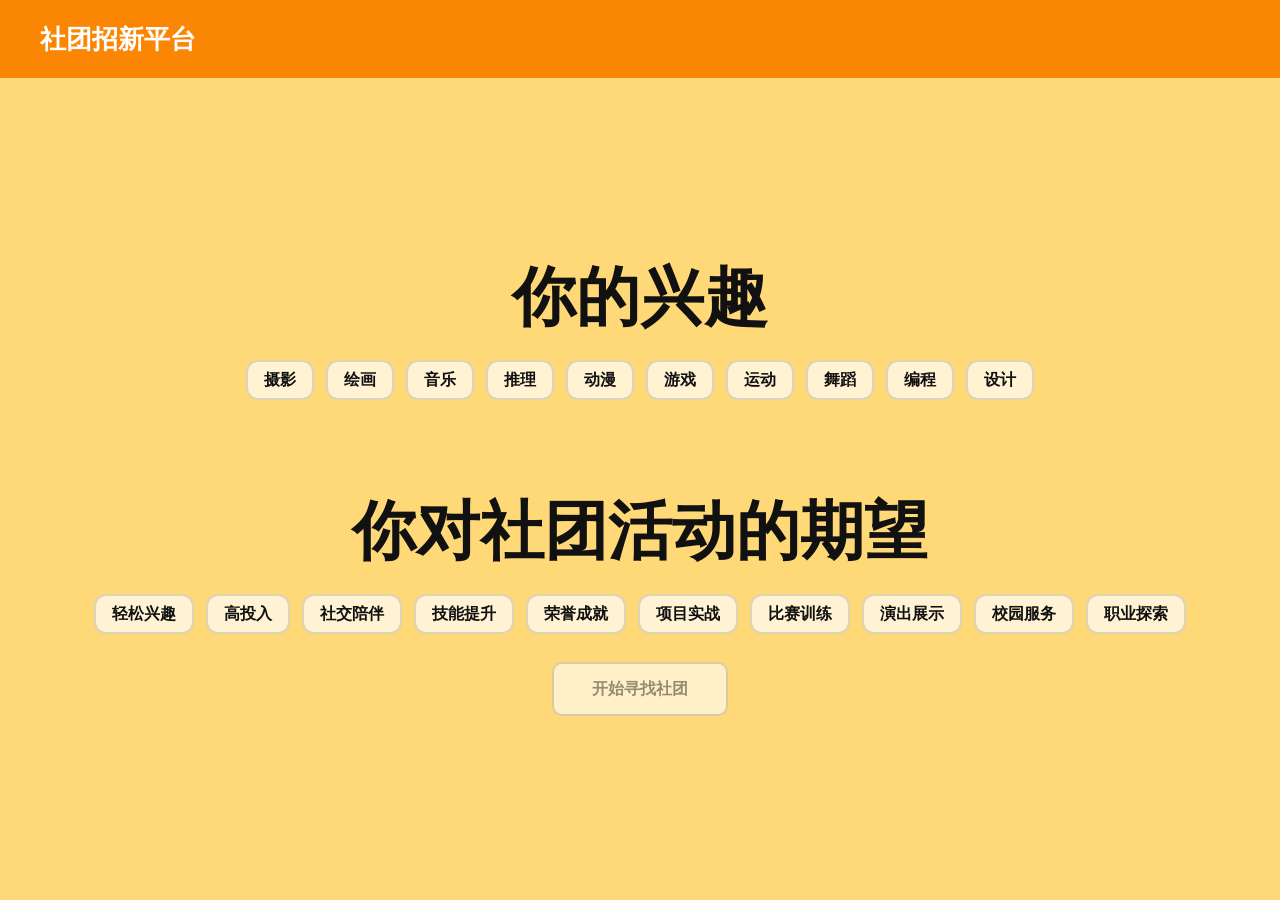
<file: interest-input.html>
<!DOCTYPE html>
<html lang="zh-CN">
  <head>
    <meta charset="UTF-8" />
    <meta name="viewport" content="width=device-width, initial-scale=1.0" />
    <title>interest-input | 社团招新平台</title>
    <link rel="stylesheet" href="./styles.css" />
  </head>
  <body class="screen screen-plain">
    <header class="masthead masthead-simple">
      <div class="wrap masthead-inner">
        <a class="logo" href="./Home.html">社团招新平台</a>
      </div>
    </header>

    <main class="interest-main interest-main-enhanced">
      <section class="interest-block" data-interest-group="hobbies">
        <h1>你的兴趣</h1>
        <div class="interest-selected" data-interest-selected="hobbies"></div>
        <div class="interest-options">
          <button class="interest-option" type="button" data-interest-option data-group="hobbies" data-value="摄影">摄影</button>
          <button class="interest-option" type="button" data-interest-option data-group="hobbies" data-value="绘画">绘画</button>
          <button class="interest-option" type="button" data-interest-option data-group="hobbies" data-value="音乐">音乐</button>
          <button class="interest-option" type="button" data-interest-option data-group="hobbies" data-value="推理">推理</button>
          <button class="interest-option" type="button" data-interest-option data-group="hobbies" data-value="动漫">动漫</button>
          <button class="interest-option" type="button" data-interest-option data-group="hobbies" data-value="游戏">游戏</button>
          <button class="interest-option" type="button" data-interest-option data-group="hobbies" data-value="运动">运动</button>
          <button class="interest-option" type="button" data-interest-option data-group="hobbies" data-value="舞蹈">舞蹈</button>
          <button class="interest-option" type="button" data-interest-option data-group="hobbies" data-value="编程">编程</button>
          <button class="interest-option" type="button" data-interest-option data-group="hobbies" data-value="设计">设计</button>
        </div>
      </section>

      <section class="interest-block" data-interest-group="expectations">
        <h2>你对社团活动的期望</h2>
        <div class="interest-selected" data-interest-selected="expectations"></div>
        <div class="interest-options">
          <button class="interest-option" type="button" data-interest-option data-group="expectations" data-value="轻松兴趣">轻松兴趣</button>
          <button class="interest-option" type="button" data-interest-option data-group="expectations" data-value="高投入">高投入</button>
          <button class="interest-option" type="button" data-interest-option data-group="expectations" data-value="社交陪伴">社交陪伴</button>
          <button class="interest-option" type="button" data-interest-option data-group="expectations" data-value="技能提升">技能提升</button>
          <button class="interest-option" type="button" data-interest-option data-group="expectations" data-value="荣誉成就">荣誉成就</button>
          <button class="interest-option" type="button" data-interest-option data-group="expectations" data-value="项目实战">项目实战</button>
          <button class="interest-option" type="button" data-interest-option data-group="expectations" data-value="比赛训练">比赛训练</button>
          <button class="interest-option" type="button" data-interest-option data-group="expectations" data-value="演出展示">演出展示</button>
          <button class="interest-option" type="button" data-interest-option data-group="expectations" data-value="校园服务">校园服务</button>
          <button class="interest-option" type="button" data-interest-option data-group="expectations" data-value="职业探索">职业探索</button>
        </div>
        <a class="button button-dark button-large button-start is-disabled" href="./Home.html" aria-disabled="true" data-interest-start>开始寻找社团</a>
      </section>
    </main>
    <script src="./script.js"></script>
  </body>
</html>
</file>
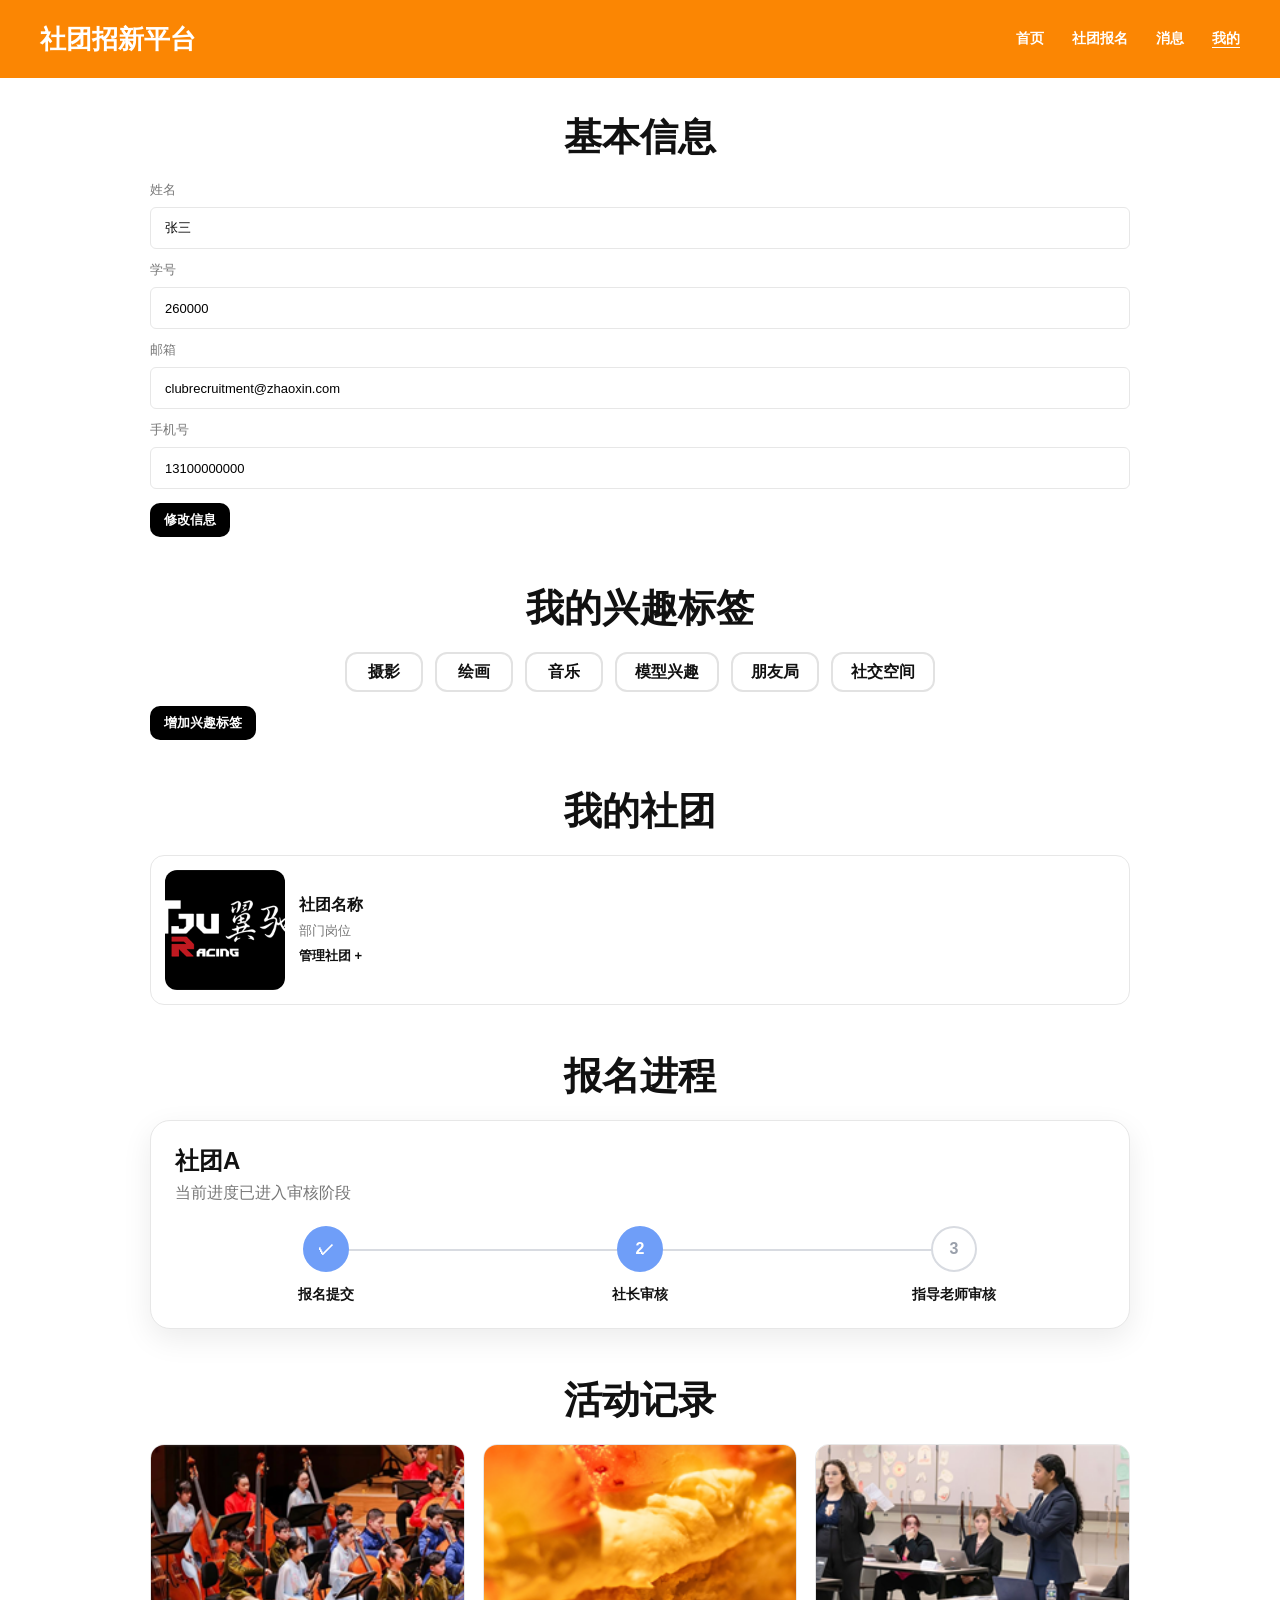
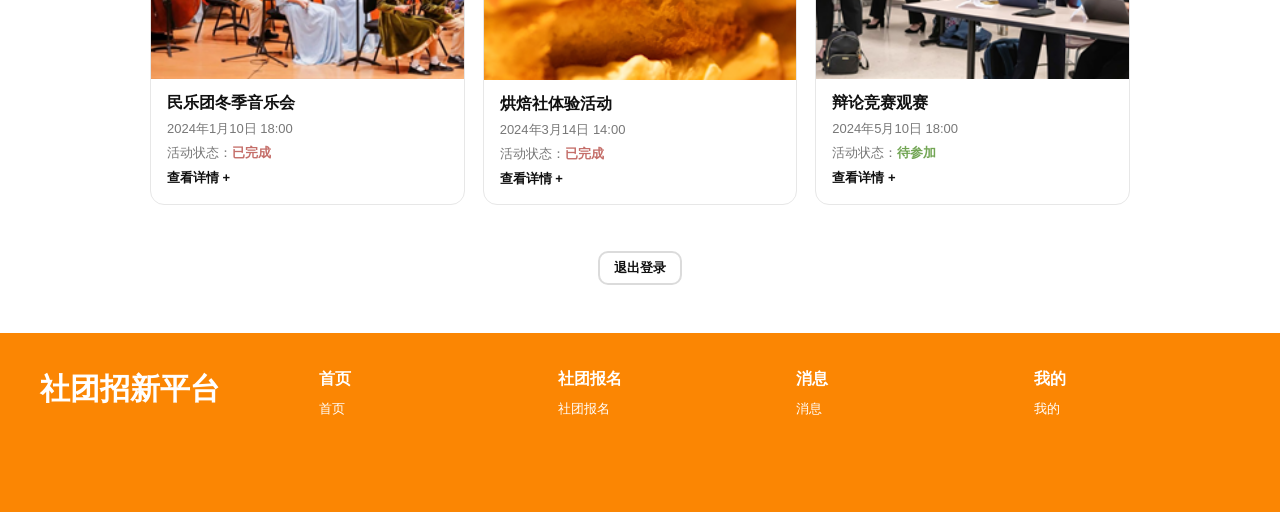
<file: personal.html>
<!DOCTYPE html>
<html lang="zh-CN">
  <head>
    <meta charset="UTF-8" />
    <meta name="viewport" content="width=device-width, initial-scale=1.0" />
    <title>personal | 社团招新平台</title>
    <link rel="stylesheet" href="./styles.css" />
  </head>
  <body class="screen">
    <header class="masthead">
      <div class="wrap masthead-inner masthead-nav">
        <a class="logo" href="./Home.html">社团招新平台</a>
        <nav class="top-nav" aria-label="主导航">
          <a href="./Home.html">首页</a>
          <a href="./selection.html">社团报名</a>
          <a href="./chat.html">消息</a>
          <a class="is-active" href="./personal.html">我的</a>
        </nav>
      </div>
    </header>

    <main class="personal-page wrap">
      <section class="personal-section">
        <h1 class="section-title">基本信息</h1>
        <form class="form-block">
          <label>姓名<input type="text" value="张三" /></label>
          <label>学号<input type="text" value="260000" /></label>
          <label>邮箱<input type="text" value="clubrecruitment@zhaoxin.com" /></label>
          <label>手机号<input type="text" value="13100000000" /></label>
        </form>
        <div class="personal-actions">
          <button class="button button-dark button-small" type="button">修改信息</button>
        </div>
      </section>

      <section class="personal-section">
        <h2 class="section-title">我的兴趣标签</h2>
        <div class="tag-row personal-tags" data-personal-interest-tags>
          <span class="chip">摄影</span>
          <span class="chip">绘画</span>
          <span class="chip">音乐</span>
          <span class="chip">模型兴趣</span>
          <span class="chip">朋友局</span>
          <span class="chip">社交空间</span>
        </div>
        <button class="button button-dark button-small" type="button">增加兴趣标签</button>
      </section>

      <section class="personal-section">
        <h2 class="section-title">我的社团</h2>
        <article class="my-club-card">
          <img src="./image/personal-wodeshetuan-1.png" alt="我的社团封面图" />
          <div>
            <h3>社团名称</h3>
            <p>部门岗位</p>
            <a href="./club-introduction.html">管理社团 +</a>
          </div>
        </article>
      </section>

      <section class="personal-section" id="signup-progress">
        <h2 class="section-title">报名进程</h2>
        <article class="progress-card">
          <div class="progress-card-header">
            <div>
              <h3>社团A</h3>
              <p>当前进度已进入审核阶段</p>
            </div>
          </div>
          <div class="progress-track">
            <div class="progress-step is-done">
              <span class="progress-circle">✓</span>
              <p>报名提交</p>
            </div>
            <div class="progress-step is-active">
              <span class="progress-circle">2</span>
              <p>社长审核</p>
            </div>
            <div class="progress-step">
              <span class="progress-circle">3</span>
              <p>指导老师审核</p>
            </div>
          </div>
        </article>
      </section>

      <section class="personal-section">
        <h2 class="section-title">活动记录</h2>
        <div class="card-grid card-grid-3">
          <article class="event-card">
            <img src="./image/personal-huodongjilu-1.png" alt="活动记录图片1" />
            <div class="event-body">
              <h3>民乐团冬季音乐会</h3>
              <p>2024年1月10日 18:00</p>
              <p>活动状态：<span class="status-done">已完成</span></p>
              <a href="./club-introduction.html">查看详情 +</a>
            </div>
          </article>
          <article class="event-card">
            <img src="./image/personal-huodongjilu-2.png" alt="活动记录图片2" />
            <div class="event-body">
              <h3>烘焙社体验活动</h3>
              <p>2024年3月14日 14:00</p>
              <p>活动状态：<span class="status-done">已完成</span></p>
              <a href="./club-introduction.html">查看详情 +</a>
            </div>
          </article>
          <article class="event-card">
            <img src="./image/personal-huodongjilu-3.png" alt="活动记录图片3" />
            <div class="event-body">
              <h3>辩论竞赛观赛</h3>
              <p>2024年5月10日 18:00</p>
              <p>活动状态：<span class="status-pending">待参加</span></p>
              <a href="./club-introduction.html">查看详情 +</a>
            </div>
          </article>
        </div>
      </section>

      <div class="personal-logout-wrap">
        <button class="button button-light button-small" type="button">退出登录</button>
      </div>
    </main>

    <footer class="site-footer">
      <div class="wrap footer-grid">
        <div><p class="footer-brand">社团招新平台</p></div>
        <div>
          <h3>首页</h3>
          <a href="./Home.html">首页</a>
        </div>
        <div>
          <h3>社团报名</h3>
          <a href="./selection.html">社团报名</a>
        </div>
        <div>
          <h3>消息</h3>
          <a href="./chat.html">消息</a>
        </div>
        <div>
          <h3>我的</h3>
          <a href="./personal.html">我的</a>
        </div>
      </div>
    </footer>
    <script src="./script.js"></script>
  </body>
</html>
</file>
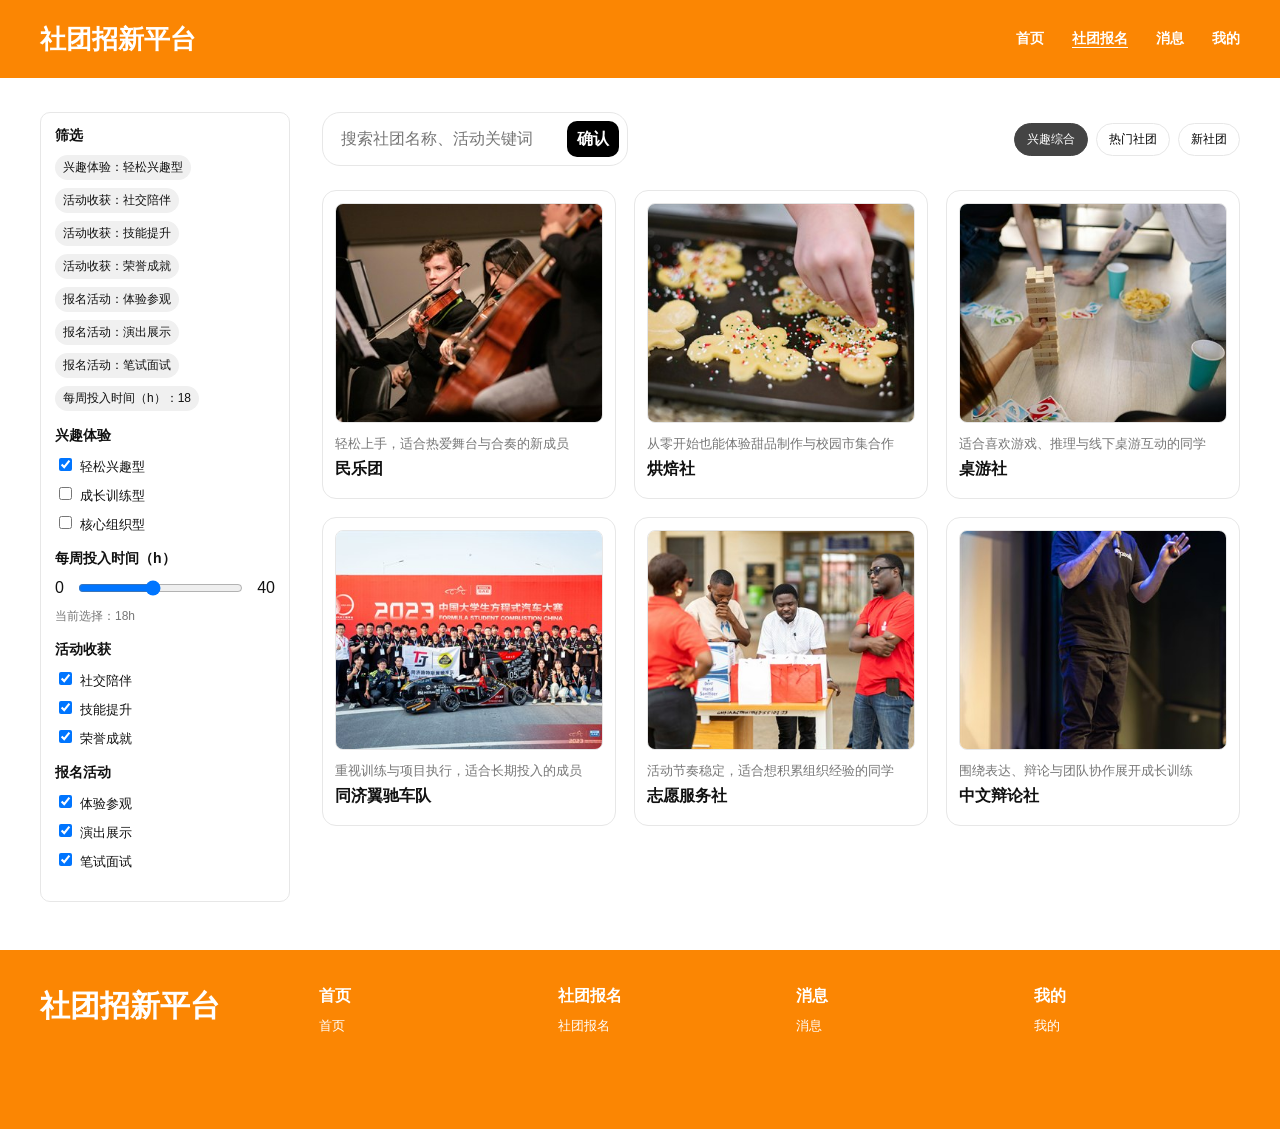
<file: selection.html>
<!DOCTYPE html>
<html lang="zh-CN">
  <head>
    <meta charset="UTF-8" />
    <meta name="viewport" content="width=device-width, initial-scale=1.0" />
    <title>selection | 社团招新平台</title>
    <link rel="stylesheet" href="./styles.css" />
  </head>
  <body class="screen">
    <header class="masthead">
      <div class="wrap masthead-inner masthead-nav">
        <a class="logo" href="./Home.html">社团招新平台</a>
        <nav class="top-nav" aria-label="主导航">
          <a href="./Home.html">首页</a>
          <a class="is-active" href="./selection.html">社团报名</a>
          <a href="./chat.html">消息</a>
          <a href="./personal.html">我的</a>
        </nav>
      </div>
    </header>

    <main class="selection-main wrap">
      <aside class="filter-panel">
        <h2>筛选</h2>
        <div class="filter-tags" id="selection-tags">
          <span class="filter-tag" data-empty="true">未选择筛选条件</span>
        </div>

        <div class="filter-group">
          <h3>兴趣体验</h3>
          <label><input checked type="checkbox" class="selection-filter" data-group="兴趣体验" value="轻松兴趣型" />轻松兴趣型</label>
          <label><input type="checkbox" class="selection-filter" data-group="兴趣体验" value="成长训练型" />成长训练型</label>
          <label><input type="checkbox" class="selection-filter" data-group="兴趣体验" value="核心组织型" />核心组织型</label>
        </div>

        <div class="filter-group">
          <h3>每周投入时间（h）</h3>
          <div class="slider-row">
            <span>0</span>
            <input id="weekly-hours" type="range" min="0" max="40" value="18" />
            <span>40</span>
          </div>
          <p class="slider-note">当前选择：<span id="weekly-hours-value">18</span>h</p>
        </div>

        <div class="filter-group">
          <h3>活动收获</h3>
          <label><input checked type="checkbox" class="selection-filter" data-group="活动收获" value="社交陪伴" />社交陪伴</label>
          <label><input checked type="checkbox" class="selection-filter" data-group="活动收获" value="技能提升" />技能提升</label>
          <label><input checked type="checkbox" class="selection-filter" data-group="活动收获" value="荣誉成就" />荣誉成就</label>
        </div>

        <div class="filter-group">
          <h3>报名活动</h3>
          <label><input checked type="checkbox" class="selection-filter" data-group="报名活动" value="体验参观" />体验参观</label>
          <label><input checked type="checkbox" class="selection-filter" data-group="报名活动" value="演出展示" />演出展示</label>
          <label><input checked type="checkbox" class="selection-filter" data-group="报名活动" value="笔试面试" />笔试面试</label>
        </div>
      </aside>

      <section class="selection-content">
        <div class="selection-toolbar">
          <div class="search-bar search-bar-confirm">
            <input type="text" placeholder="搜索社团名称、活动关键词" />
            <button type="button" class="search-confirm">确认</button>
          </div>
          <div class="toolbar-tabs">
            <button class="tab is-active" type="button">兴趣综合</button>
            <button class="tab" type="button">热门社团</button>
            <button class="tab" type="button">新社团</button>
          </div>
        </div>

        <div class="club-grid">
          <article class="club-card" onclick="location.href='./club-introduction.html'">
            <img class="club-card-image" src="./image/selection-clubcard-1.jpg" alt="民乐团卡片图片" />
            <p>轻松上手，适合热爱舞台与合奏的新成员</p>
            <h3>民乐团</h3>
          </article>
          <article class="club-card" onclick="location.href='./club-introduction.html'">
            <img class="club-card-image" src="./image/selection-clubcard-2.jpg" alt="烘焙社卡片图片" />
            <p>从零开始也能体验甜品制作与校园市集合作</p>
            <h3>烘焙社</h3>
          </article>
          <article class="club-card" onclick="location.href='./club-introduction.html'">
            <img class="club-card-image" src="./image/selection-clubcard-3.jpg" alt="桌游社卡片图片" />
            <p>适合喜欢游戏、推理与线下桌游互动的同学</p>
            <h3>桌游社</h3>
          </article>
          <article class="club-card" onclick="location.href='./club-introduction-tjuracing.html'">
            <img class="club-card-image" src="./image/selection-clubcard-4.jpg" alt="同济翼驰车队卡片图片" />
            <p>重视训练与项目执行，适合长期投入的成员</p>
            <h3>同济翼驰车队</h3>
          </article>
          <article class="club-card" onclick="location.href='./club-introduction.html'">
            <img class="club-card-image" src="./image/selection-clubcard-5.jpg" alt="志愿服务社卡片图片" />
            <p>活动节奏稳定，适合想积累组织经验的同学</p>
            <h3>志愿服务社</h3>
          </article>
          <article class="club-card" onclick="location.href='./club-introduction.html'">
            <img class="club-card-image" src="./image/selection-clubcard-6.jpg" alt="中文辩论社卡片图片" />
            <p>围绕表达、辩论与团队协作展开成长训练</p>
            <h3>中文辩论社</h3>
          </article>
        </div>
      </section>
    </main>

    <footer class="site-footer">
      <div class="wrap footer-grid">
        <div><p class="footer-brand">社团招新平台</p></div>
        <div>
          <h3>首页</h3>
          <a href="./Home.html">首页</a>
        </div>
        <div>
          <h3>社团报名</h3>
          <a href="./selection.html">社团报名</a>
        </div>
        <div>
          <h3>消息</h3>
          <a href="./chat.html">消息</a>
        </div>
        <div>
          <h3>我的</h3>
          <a href="./personal.html">我的</a>
        </div>
      </div>
    </footer>
    <script src="./script.js"></script>
  </body>
</html>
</file>
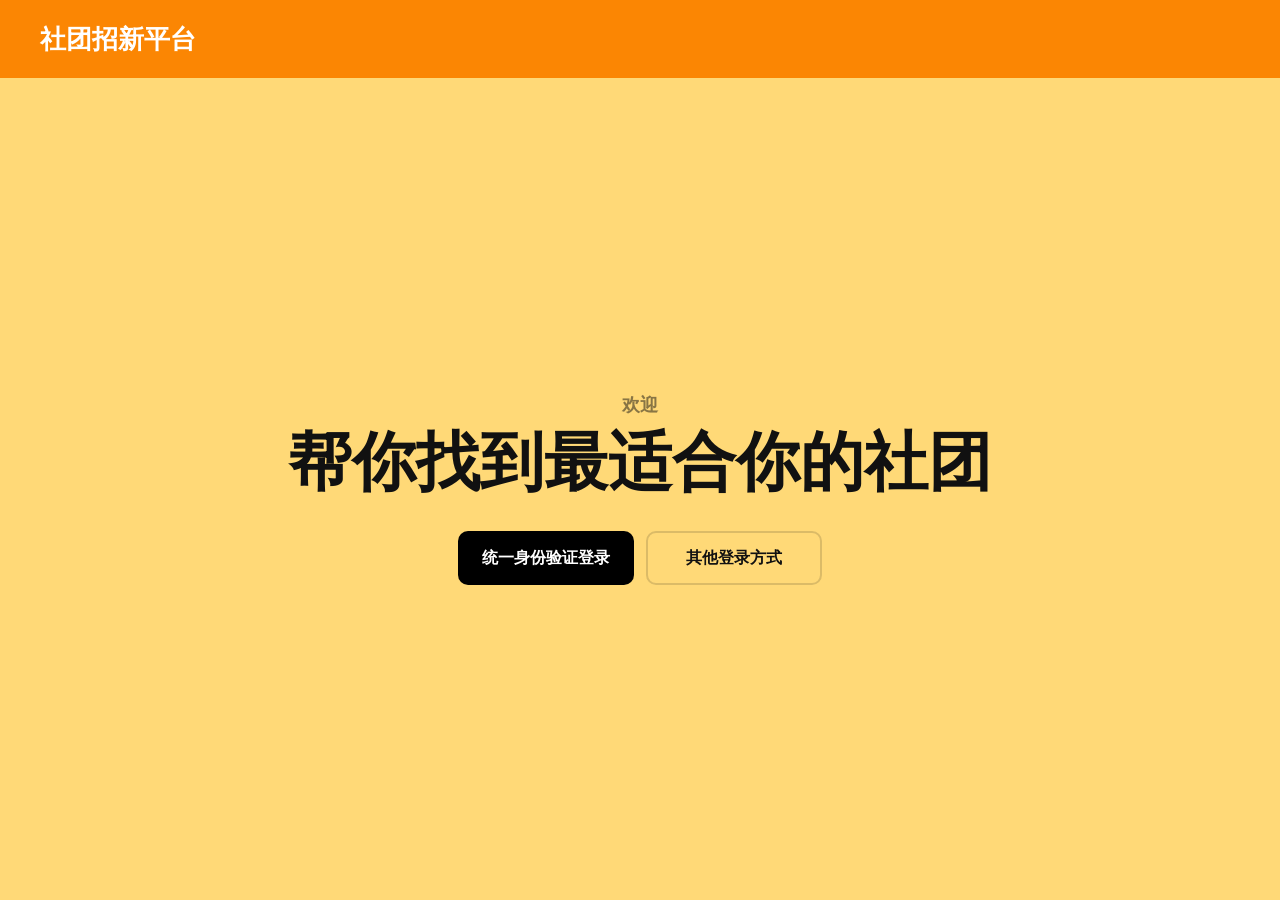
<file: welcome.html>
<!DOCTYPE html>
<html lang="zh-CN">
  <head>
    <meta charset="UTF-8" />
    <meta name="viewport" content="width=device-width, initial-scale=1.0" />
    <title>welcome | 社团招新平台</title>
    <link rel="stylesheet" href="./styles.css" />
  </head>
  <body class="screen screen-plain">
    <header class="masthead masthead-simple">
      <div class="wrap masthead-inner">
        <a class="logo" href="./Home.html">社团招新平台</a>
      </div>
    </header>

    <main class="welcome-main">
      <section class="welcome-panel">
        <p class="welcome-kicker">欢迎</p>
        <h1>帮你找到最适合你的社团</h1>
        <div class="welcome-actions">
          <a class="button button-dark button-large" href="./interest-input.html">统一身份验证登录</a>
          <a class="button button-light button-large" href="./interest-input.html">其他登录方式</a>
        </div>
      </section>
    </main>
    <script src="./script.js"></script>
  </body>
</html>
</file>
<file: styles.css>
:root {
  --orange: #fb8603;
  --cream: #ffd977;
  --text: #111111;
  --muted: #777777;
  --line: #e7e7e7;
  --panel: #ffffff;
  --shadow: 0 10px 30px rgba(0, 0, 0, 0.08);
  --radius-lg: 18px;
  --radius-md: 12px;
  --wrap: min(1200px, calc(100vw - 32px));
}

* { box-sizing: border-box; }
html, body {
  margin: 0;
  min-height: 100%;
  font-family: "PingFang SC", "Noto Sans SC", "Microsoft YaHei", sans-serif;
  color: var(--text);
  background: #fff;
}
img { display: block; max-width: 100%; }
a { color: inherit; text-decoration: none; }
button, input { font: inherit; }
.wrap { width: var(--wrap); margin: 0 auto; }
.screen-plain { background: var(--cream); }
.masthead { background: var(--orange); }
.masthead-inner { min-height: 78px; display: flex; align-items: center; }
.masthead-nav { justify-content: space-between; gap: 24px; }
.logo { color: #fff; font-size: clamp(1.4rem, 2vw, 2rem); font-weight: 800; }
.top-nav { display: flex; gap: 28px; }
.top-nav a { color: #fff; font-size: 14px; font-weight: 600; }
.top-nav .is-active { text-decoration: underline; text-underline-offset: 4px; }
.welcome-main, .interest-main {
  min-height: calc(100vh - 78px);
  display: grid;
  place-items: center;
  padding: 40px 16px;
}
.welcome-panel, .interest-main { text-align: center; }
.welcome-kicker { margin: 0 0 10px; color: rgba(17,17,17,.5); font-size: 18px; font-weight: 700; }
.welcome-panel h1, .interest-block h1, .interest-block h2 {
  margin: 0;
  font-size: clamp(2.6rem, 6vw, 4rem);
  line-height: 1.1;
  font-weight: 900;
}
.welcome-actions, .tag-row { display: flex; flex-wrap: wrap; justify-content: center; gap: 12px; }
.welcome-actions { margin-top: 34px; }
.interest-main { gap: 88px; }
.interest-block { display: grid; gap: 28px; }
.interest-main-enhanced {
  align-content: center;
  gap: 96px;
}
.interest-selected,
.interest-options {
  display: flex;
  flex-wrap: wrap;
  justify-content: center;
  gap: 12px;
}
.interest-selected:empty {
  display: none;
}
.interest-selected-tag,
.interest-option {
  display: inline-flex;
  align-items: center;
  justify-content: center;
  gap: 8px;
  min-height: 40px;
  padding: 0 16px;
  border-radius: 12px;
  border: 2px solid rgba(17,17,17,.14);
  background: rgba(255,255,255,.68);
  color: var(--text);
  font-weight: 700;
}
.interest-selected-tag {
  min-height: 28px;
  padding: 0 10px;
  border-width: 1px;
  border-radius: 8px;
  background: #fff8eb;
  font-size: 12px;
}
.interest-selected-tag span {
  font-size: 12px;
  color: rgba(17,17,17,.5);
}
.interest-option.is-active {
  border-color: #111;
  background: #111;
  color: #fff;
}
.button-start.is-disabled {
  background: rgba(255,255,255,.6);
  color: rgba(17,17,17,.45);
  border: 2px solid rgba(17,17,17,.16);
  pointer-events: none;
}
.chip {
  display: inline-flex;
  align-items: center;
  justify-content: center;
  min-width: 78px;
  height: 40px;
  padding: 0 18px;
  border: 2px solid rgba(17,17,17,.12);
  border-radius: 12px;
  font-weight: 700;
}
.button {
  display: inline-flex;
  align-items: center;
  justify-content: center;
  min-height: 42px;
  padding: 0 18px;
  border: 0;
  border-radius: 10px;
  font-weight: 700;
}
.button-dark { background: #000; color: #fff; }
.button-light { background: transparent; color: var(--text); border: 2px solid rgba(17,17,17,.15); }
.button-large { min-width: 176px; min-height: 54px; }
.button-small { min-height: 34px; padding: 0 14px; font-size: 13px; }
.button-start { margin-inline: auto; }
.home-hero { background: var(--cream); padding: 22px 0 30px; }
.hero-layout { display: grid; grid-template-columns: 1fr 440px; align-items: center; gap: 48px; }
.hero-copy h1 { margin: 0 0 12px; font-size: clamp(2.4rem, 4vw, 3.8rem); }
.label-small, .hero-tags { margin: 0 0 12px; color: rgba(17,17,17,.65); font-weight: 700; }
.hero-image-card {
  margin: 0;
  justify-self: end;
  width: 100%;
  max-width: 420px;
  background: #fff;
  border-radius: 14px;
  overflow: hidden;
  box-shadow: var(--shadow);
}
.hero-image-card img { width: 100%; aspect-ratio: 16 / 11; object-fit: cover; }
.home-search, .content-section, .personal-page, .selection-main, .chat-layout { padding-top: 34px; padding-bottom: 20px; }
.home-search h2, .section-title { margin: 0 0 18px; text-align: center; font-size: clamp(1.9rem, 3vw, 2.5rem); }
.search-bar {
  display: flex;
  align-items: center;
  gap: 8px;
  border: 1px solid var(--line);
  border-radius: 18px;
  background: #fff;
}
.search-wide { max-width: 760px; margin: 0 auto; }
.search-bar input { width: 100%; min-height: 52px; padding: 0 18px; border: 0; outline: 0; background: transparent; }
.search-bar button {
  margin-right: 8px;
  min-width: 52px;
  height: 36px;
  border-radius: 10px;
  border: 0;
  background: #000;
  color: #fff;
}
.home-search-link {
  display: inline-flex;
  align-items: center;
  justify-content: center;
  margin-right: 8px;
  min-width: 68px;
  height: 36px;
  border-radius: 10px;
  background: #000;
  color: #fff;
  font-weight: 700;
}
.card-grid { display: grid; gap: 18px; }
.card-grid-3 { grid-template-columns: repeat(3, minmax(0, 1fr)); }
.event-card, .club-card, .resource-card, .role-card, .my-club-card {
  border: 1px solid var(--line);
  border-radius: 14px;
  background: var(--panel);
  overflow: hidden;
}
.event-card img { width: 100%; aspect-ratio: 4 / 3; object-fit: cover; }
.event-body { padding: 14px 16px 16px; }
.event-body h3, .club-card h3, .role-card h3, .resource-card h3, .my-club-card h3 { margin: 0 0 6px; font-size: 1rem; }
.event-body p, .club-card p, .role-card p, .resource-card p, .my-club-card p, .chat-answer p, .footer-grid a {
  margin: 0 0 6px;
  color: var(--muted);
  font-size: 13px;
}
.event-body a, .my-club-card a { font-size: 13px; font-weight: 700; }
.discover-grid { display: grid; grid-template-columns: repeat(3, minmax(0, 1fr)); gap: 14px; }
.discover-grid img, .club-gallery img {
  width: 100%;
  height: 100%;
  min-height: 180px;
  border-radius: 14px;
  object-fit: cover;
}
.discover-grid img:nth-child(2) { grid-row: span 2; }
.home-discover-subtitle {
  margin: -6px 0 18px;
  text-align: center;
  color: var(--muted);
  font-size: 13px;
}
.discover-grid-interactive {
  align-items: stretch;
}
.discover-card {
  position: relative;
  overflow: hidden;
  border-radius: 14px;
}
.discover-card img {
  border-radius: 14px;
}
.discover-card:nth-child(2) {
  grid-row: span 2;
}
.discover-overlay {
  position: absolute;
  inset: auto 0 0 0;
  display: grid;
  gap: 4px;
  padding: 20px 18px 18px;
  border-radius: 0 0 14px 14px;
  background: linear-gradient(180deg, transparent 0%, rgba(0,0,0,.18) 36%, rgba(0,0,0,.56) 100%);
  opacity: 0;
  transform: translateY(12px);
  transition: opacity .2s ease, transform .2s ease;
  pointer-events: none;
}
.discover-card:hover .discover-overlay,
.discover-card.is-open .discover-overlay {
  opacity: 1;
  transform: translateY(0);
}
.discover-overlay.overlay-light {
  color: #fff;
}
.discover-overlay.overlay-dark {
  color: #fff;
  background: linear-gradient(180deg, transparent 0%, rgba(0,0,0,.18) 36%, rgba(0,0,0,.56) 100%);
}
.discover-overlay-name,
.discover-overlay p,
.discover-overlay h3 {
  margin: 0;
  color: rgba(255,255,255,.8);
}
.discover-overlay-name {
  font-size: 14px;
  font-weight: 700;
}
.discover-overlay h3 {
  font-size: 1.05rem;
}
.discover-overlay p {
  font-size: 13px;
  line-height: 1.5;
}
.club-news-more {
  margin-top: 24px;
}
.site-footer { margin-top: 28px; padding: 36px 0 88px; background: var(--orange); }
.footer-grid { display: grid; grid-template-columns: 1.2fr repeat(4, 1fr); gap: 32px; }
.footer-brand, .footer-grid h3, .footer-grid a { color: #fff; }
.footer-brand { margin: 0; font-size: 1.9rem; font-weight: 800; }
.footer-grid h3 { margin: 0 0 10px; font-size: 1rem; }
.footer-grid a { display: block; }
.selection-main { display: grid; grid-template-columns: 250px 1fr; gap: 32px; }
.filter-panel { border: 1px solid var(--line); border-radius: 10px; padding: 14px; align-self: start; }
.filter-panel h2, .filter-panel h3 { margin: 0 0 10px; font-size: 14px; }
.filter-tags { display: flex; flex-wrap: wrap; gap: 8px; margin-bottom: 16px; }
.filter-tag { padding: 4px 8px; border-radius: 999px; background: #f0f0f0; font-size: 12px; }
.filter-group { margin-bottom: 16px; }
.filter-group label { display: block; margin: 0 0 8px; font-size: 13px; }
.filter-group label input { margin-right: 8px; }
.slider-row { display: grid; grid-template-columns: auto 1fr auto; align-items: center; gap: 12px; }
.slider-note {
  margin: 10px 0 0;
  color: var(--muted);
  font-size: 12px;
}
.selection-toolbar { display: flex; justify-content: space-between; align-items: center; gap: 16px; margin-bottom: 24px; }
.search-bar-confirm { max-width: 320px; }
.search-confirm {
  min-width: 68px;
  height: 36px;
  border-radius: 10px;
  border: 0;
  background: #111;
  color: #fff;
  font-weight: 700;
}
.toolbar-tabs { display: flex; gap: 8px; }
.tab { border: 1px solid var(--line); border-radius: 999px; background: #fff; padding: 7px 12px; font-size: 12px; }
.tab.is-active { background: #444; border-color: #444; color: #fff; }
.club-grid { display: grid; grid-template-columns: repeat(3, minmax(0, 1fr)); gap: 18px; }
.club-card { padding: 12px; cursor: pointer; }
.club-placeholder {
  width: 100%;
  aspect-ratio: 1 / .82;
  margin-bottom: 12px;
  border: 1px solid var(--line);
  border-radius: 8px;
  background: linear-gradient(135deg, #efefef, #e4e4e4);
}
.club-card-image {
  width: 100%;
  aspect-ratio: 1 / .82;
  margin-bottom: 12px;
  border: 1px solid var(--line);
  border-radius: 8px;
  background: #f3f3f3;
  object-fit: cover;
}
.chat-layout { display: grid; grid-template-columns: 280px 1fr; gap: 24px; align-items: start; }
.chat-island-mobile { display: none; }
.chat-sidebar {
  border: 1px solid rgba(17,17,17,.08);
  border-radius: 22px;
  padding: 18px;
  background: rgba(255,255,255,.92);
  box-shadow: var(--shadow);
  position: sticky;
  top: 24px;
}
.chat-item {
  display: flex;
  align-items: center;
  justify-content: space-between;
  margin-bottom: 12px;
  padding: 12px 14px;
  border-radius: 14px;
  color: #444;
  background: #fff;
}
.chat-item.is-active {
  background: #111;
  color: #fff;
  font-weight: 700;
}
.chat-item-notice { border: 1px solid rgba(17,17,17,.08); }
.badge {
  display: inline-flex;
  align-items: center;
  justify-content: center;
  min-width: 18px;
  height: 18px;
  padding: 0 6px;
  border-radius: 999px;
  background: #ff453a;
  color: #fff;
  font-size: 11px;
  font-weight: 800;
}
.chat-panel {
  border: 1px solid rgba(17,17,17,.08);
  border-radius: 28px;
  padding: 24px;
  background: linear-gradient(180deg, #fffdf8 0%, #ffffff 100%);
  box-shadow: var(--shadow);
}
.chatbot-shell { display: grid; gap: 20px; }
.chat-thread { display: grid; gap: 22px; }
.chat-message { display: grid; grid-template-columns: 44px minmax(0, 1fr); gap: 14px; align-items: start; }
.chat-message-user { grid-template-columns: minmax(0, 1fr) 44px; }
.chat-message-user .chat-avatar { order: 2; }
.chat-message-user .chat-bubble {
  order: 1;
  justify-self: end;
  background: #111;
  color: #fff;
}
.chat-avatar {
  width: 44px;
  height: 44px;
  display: inline-flex;
  align-items: center;
  justify-content: center;
  border-radius: 50%;
  background: #ffe4a6;
  font-size: 13px;
  font-weight: 800;
}
.chat-avatar-bot { background: var(--orange); color: #fff; }
.chat-bubble {
  max-width: 620px;
  padding: 14px 18px;
  border: 1px solid rgba(17,17,17,.08);
  border-radius: 20px;
  color: #555;
  background: #fff;
}
.chat-response-card {
  max-width: 760px;
  border: 1px solid rgba(17,17,17,.08);
  border-radius: 24px;
  background: #fff;
  padding: 20px;
}
.chat-response-title {
  margin: 0 0 18px;
  font-size: 1.1rem;
  font-weight: 800;
}
.analysis-block { margin-bottom: 18px; }
.analysis-block h2 {
  margin: 0 0 10px;
  font-size: 1rem;
}
.analysis-block p,
.analysis-block li {
  margin: 0 0 8px;
  color: var(--muted);
  font-size: 14px;
}
.analysis-block ul {
  margin: 0;
  padding-left: 18px;
}
.chat-recommend-grid {
  display: grid;
  grid-template-columns: repeat(2, minmax(0, 1fr));
  gap: 16px;
}
.chat-club-card {
  display: block;
  padding: 12px;
  transition: transform .18s ease, box-shadow .18s ease;
}
.chat-club-card:hover {
  transform: translateY(-2px);
  box-shadow: 0 12px 28px rgba(0,0,0,.08);
}
.chat-input { max-width: 100%; border: 1px solid rgba(17,17,17,.08); border-radius: 20px; padding: 18px; background: #fff; }
.chat-input input { width: 100%; min-height: 42px; border: 0; outline: 0; }
.chat-tools { display: flex; align-items: center; gap: 10px; color: #444; }
.chat-tool-button {
  min-width: 58px;
  height: 34px;
  padding: 0 14px;
  border: 1px solid rgba(17,17,17,.12);
  border-radius: 999px;
  background: #fff8eb;
  color: #111;
  font-weight: 700;
}
.chat-tools > button:last-child {
  margin-left: auto;
  width: 36px;
  height: 36px;
  padding: 0;
  border: 0;
  border-radius: 50%;
  background: var(--orange);
  color: #fff;
}
.personal-page { max-width: 980px; }
.personal-section { margin-bottom: 46px; }
.personal-actions {
  display: flex;
  gap: 10px;
  flex-wrap: wrap;
}
.personal-logout-wrap {
  display: flex;
  justify-content: center;
  margin-top: 10px;
}
.form-block { display: grid; gap: 12px; margin-bottom: 14px; }
.form-block label { display: grid; gap: 8px; font-size: 13px; color: var(--muted); }
.form-block input, .mini-form input { min-height: 42px; padding: 0 14px; border: 1px solid var(--line); border-radius: 6px; }
.personal-tags { margin-bottom: 14px; }
.my-club-card { display: grid; grid-template-columns: 120px 1fr; gap: 14px; align-items: center; padding: 14px; }
.my-club-card img { width: 100%; aspect-ratio: 1 / 1; object-fit: cover; border-radius: 12px; }
.progress-line { display: grid; grid-template-columns: repeat(3, 1fr); gap: 16px; align-items: start; }
.progress-item { position: relative; text-align: center; }
.progress-item::before {
  content: "";
  position: absolute;
  top: 10px;
  left: 50%;
  width: calc(100% + 16px);
  height: 2px;
  background: #dedede;
  transform: translateX(-50%);
  z-index: 0;
}
.progress-item:last-child::before { display: none; }
.progress-item span { position: relative; z-index: 1; display: inline-block; width: 14px; height: 14px; border-radius: 50%; background: #cfcfcf; }
.progress-item.is-done span { background: #4d9dff; }
.progress-item p { margin-top: 10px; font-size: 13px; }
.progress-card {
  padding: 24px;
  border: 1px solid var(--line);
  border-radius: 20px;
  background: #fff;
  box-shadow: var(--shadow);
}
.progress-card-header {
  margin-bottom: 22px;
}
.progress-card-header h3 {
  margin: 0 0 6px;
  font-size: 1.5rem;
}
.progress-card-header p {
  margin: 0;
  color: var(--muted);
}
.progress-track {
  display: grid;
  grid-template-columns: repeat(3, minmax(0, 1fr));
  gap: 12px;
  align-items: start;
}
.progress-step {
  position: relative;
  text-align: center;
}
.progress-step::before {
  content: "";
  position: absolute;
  top: 23px;
  left: 50%;
  width: calc(100% + 24px);
  height: 2px;
  background: #d8dbe1;
  z-index: 0;
}
.progress-step:last-child::before {
  display: none;
}
.progress-circle {
  position: relative;
  z-index: 1;
  display: inline-flex;
  align-items: center;
  justify-content: center;
  width: 46px;
  height: 46px;
  border-radius: 50%;
  border: 2px solid #d8dbe1;
  background: #fff;
  color: #9aa0ab;
  font-weight: 800;
}
.progress-step p {
  margin: 14px 0 0;
  font-size: 14px;
  font-weight: 700;
}
.progress-step.is-done .progress-circle,
.progress-step.is-active .progress-circle {
  border-color: #6f9ef8;
  background: #6f9ef8;
  color: #fff;
}
.status-done {
  color: #c56f6a;
  font-weight: 700;
}
.status-pending {
  color: #73a655;
  font-weight: 700;
}
.club-hero {
  padding: 26px 0 42px;
  background:
    radial-gradient(circle at 15% 20%, rgba(108, 190, 231, .34), transparent 26%),
    radial-gradient(circle at 70% 18%, rgba(226, 236, 255, .36), transparent 24%),
    linear-gradient(180deg, #6e90b9 0%, #94bfd8 48%, #cde6ef 100%);
}
.club-hero-inner { text-align: center; }
.club-hero-kicker {
  margin: 8px 0 0;
  color: rgba(255,255,255,.82);
  font-size: 12px;
  font-weight: 700;
}
.club-hero h1 { margin: 26px 0 10px; color: #fff; font-size: clamp(1.8rem, 3vw, 2.8rem); }
.club-badges { display: flex; justify-content: center; gap: 10px; }
.club-badges span { padding: 4px 10px; border-radius: 999px; background: rgba(255,255,255,.2); color: #fff; font-size: 12px; }
.club-hero-actions {
  display: flex;
  justify-content: center;
  gap: 12px;
  margin-top: 22px;
}
.club-follow-button {
  background: rgba(255,255,255,.16);
  color: #fff;
  border-color: rgba(255,255,255,.32);
}
.club-follow-button.is-followed {
  background: #fff;
  color: #111;
}
.club-summary-card {
  display: grid;
  grid-template-columns: repeat(3, 1fr);
  gap: 24px;
  max-width: 760px;
  margin: 30px auto 0;
  padding: 26px;
  border-radius: 22px;
  background: #fff;
  box-shadow: var(--shadow);
}
.summary-placeholder { min-height: 88px; border-radius: 16px; background: linear-gradient(135deg, #f2f2f2, #e8e8e8); }
.club-summary-detail {
  text-align: left;
}
.summary-metric {
  display: grid;
  gap: 10px;
}
.summary-metric strong {
  font-size: 1rem;
}
.summary-metric span {
  color: var(--muted);
  font-size: 14px;
  line-height: 1.6;
}
.club-section { padding-top: 34px; }
.club-section h2 { margin: 0 0 16px; font-size: clamp(1.5rem, 2vw, 2rem); }
.intro-columns, .resource-grid, .role-grid, .club-gallery, .mini-form { display: grid; gap: 16px; }
.intro-columns { grid-template-columns: repeat(3, minmax(0, 1fr)); }
.resource-grid { grid-template-columns: repeat(2, minmax(0, 1fr)); }
.resource-card { display: flex; gap: 14px; align-items: center; padding: 16px; }
.resource-card strong {
  display: block;
  margin-top: 16px;
  font-size: 14px;
  line-height: 1.7;
}
.resource-dot { width: 14px; height: 14px; border-radius: 50%; flex: 0 0 auto; }
.resource-dot-green { background: #77be73; }
.resource-dot-pink { background: #ff89b5; }
.resource-card-large {
  min-height: 190px;
  align-items: flex-start;
  padding: 36px 38px;
  border-radius: 20px;
  box-shadow: var(--shadow);
}
.resource-icon {
  width: 58px;
  height: 58px;
  border-radius: 14px;
  flex: 0 0 auto;
}
.resource-icon-green { background: #e7f2d8; }
.resource-icon-pink { background: #fbe4ef; }
.club-gallery { grid-template-columns: repeat(2, minmax(0, 1fr)); margin-bottom: 14px; }
.role-grid { grid-template-columns: repeat(3, minmax(0, 1fr)); }
.role-card { padding: 16px; }
.role-grid-detailed {
  grid-template-columns: repeat(3, minmax(0, 1fr));
  align-items: stretch;
}
.role-card-head {
  display: flex;
  gap: 14px;
  align-items: center;
  margin-bottom: 26px;
}
.role-card-head p {
  margin: 4px 0 0;
}
.role-icon {
  width: 46px;
  height: 46px;
  border-radius: 14px;
  background: rgba(255,255,255,.72);
  border: 1px solid rgba(17,17,17,.06);
}
.role-card strong {
  display: block;
  margin-bottom: 14px;
  font-size: 15px;
}
.role-card p {
  margin-bottom: 12px;
}
.role-card-pink .role-icon,
.role-card-pink { background-color: #fff; }
.role-card-pink .role-icon { background: #fde7f3; }
.role-card-purple .role-icon { background: #eee5ff; }
.role-card-cyan .role-icon { background: #dff6f3; }
.role-card-yellow .role-icon { background: #fff3cf; }
.role-card-green .role-icon { background: #e5f4cf; }
.role-card-blue .role-icon { background: #e5edff; }
.role-card-red .role-icon { background: #ffe3e3; }
.role-card-centered {
  grid-column: 2 / 3;
}
.join-inline { display: grid; grid-template-columns: 1fr 1fr; gap: 24px; align-items: start; }
.mini-form { grid-template-columns: 1fr; }
.club-location {
  margin: 0 0 18px;
  color: var(--muted);
  font-size: 14px;
  font-weight: 700;
}
.club-lead,
.section-subtitle {
  margin: 0 0 8px;
  color: var(--muted);
  line-height: 1.7;
}
.club-intro-detail {
  margin-top: 34px;
  padding-top: 26px;
  border-top: 1px solid #ebebeb;
}
.club-signup-card {
  padding: 28px;
  border: 1px solid var(--line);
  border-radius: 20px;
  background: #fff;
  box-shadow: var(--shadow);
}
.club-signup-header {
  margin-bottom: 24px;
}
.club-signup-header h2 {
  margin-bottom: 6px;
}
.club-signup-header p {
  margin: 0;
  color: var(--muted);
}
.club-signup-form {
  display: grid;
  gap: 18px;
}
.club-signup-form label {
  display: grid;
  gap: 10px;
}
.club-signup-form span {
  font-size: 14px;
  font-weight: 700;
}
.club-signup-form input,
.club-signup-form select,
.club-signup-form textarea {
  width: 100%;
  min-height: 48px;
  padding: 0 18px;
  border: 1px solid #dcdcdc;
  border-radius: 14px;
  background: #fff;
  font: inherit;
}
.club-signup-form textarea {
  min-height: 98px;
  padding-top: 14px;
  resize: vertical;
}
.signup-check {
  display: flex;
  align-items: flex-start;
  gap: 12px;
}
.signup-check input {
  width: 18px;
  min-height: 18px;
  margin-top: 4px;
  padding: 0;
}
.signup-check span {
  font-weight: 500;
}
.signup-check a {
  color: var(--muted);
  text-decoration: underline;
}
.club-signup-submit {
  width: 100%;
  min-height: 48px;
  border-radius: 10px;
}
.racing-process-card {
  display: grid;
  grid-template-columns: 1.1fr .9fr;
  gap: 20px;
  align-items: center;
  padding: 24px;
  border: 1px solid var(--line);
  border-radius: 20px;
  background: #fff;
  box-shadow: var(--shadow);
}
.racing-process-card img {
  width: 100%;
  border-radius: 16px;
}
.racing-process-copy h3 {
  margin: 0 0 12px;
  font-size: 1.3rem;
}
.racing-process-copy p {
  margin: 0 0 10px;
  color: var(--muted);
  line-height: 1.7;
}
.club-page-racing .racing-hero {
  background:
    radial-gradient(circle at 18% 18%, rgba(255,255,255,.2), transparent 24%),
    radial-gradient(circle at 82% 12%, rgba(255,255,255,.12), transparent 26%),
    linear-gradient(180deg, #1d2737 0%, #2c3f59 46%, #5e7895 100%);
}
.racing-light-button {
  color: #fff;
  border-color: rgba(255,255,255,.28);
}
.racing-hero-media {
  max-width: 860px;
  margin: 26px auto 0;
  border-radius: 22px;
  overflow: hidden;
  box-shadow: var(--shadow);
}
.racing-hero-media img {
  width: 100%;
  aspect-ratio: 16 / 9;
  object-fit: cover;
}
.racing-stat-grid {
  max-width: 940px;
}
.club-gallery-racing img {
  min-height: 220px;
}
.racing-department-grid {
  grid-template-columns: repeat(2, minmax(0, 1fr));
}
.racing-contact-grid {
  display: grid;
  grid-template-columns: repeat(2, minmax(0, 1fr));
  gap: 18px;
}
.racing-thanks-card {
  padding: 18px;
  border-radius: 20px;
}
.racing-thanks-card img {
  width: 100%;
  border-radius: 14px;
}
#signup-progress {
  scroll-margin-top: 24px;
}
.signup-result-modal {
  position: fixed;
  inset: 0;
  display: none;
  align-items: center;
  justify-content: center;
  padding: 24px;
  background: rgba(17,17,17,.28);
  z-index: 30;
}
.signup-result-modal.is-open {
  display: flex;
}
.signup-result-card {
  width: min(440px, 100%);
  padding: 34px 28px 28px;
  border-radius: 28px;
  background: #fff;
  box-shadow: var(--shadow);
  text-align: center;
}
.signup-result-icon {
  width: 78px;
  height: 78px;
  display: inline-flex;
  align-items: center;
  justify-content: center;
  margin-bottom: 18px;
  border-radius: 50%;
  background: #e7f6ee;
  color: #53a66b;
  font-size: 2rem;
  font-weight: 900;
}
.signup-result-card h2 {
  margin: 0 0 10px;
  font-size: 1.65rem;
}
.signup-result-card p {
  margin: 0;
  color: var(--muted);
}
.signup-result-actions {
  display: grid;
  grid-template-columns: repeat(2, minmax(0, 1fr));
  gap: 12px;
  margin-top: 28px;
}

@media (max-width: 900px) {
  .hero-layout, .selection-main, .chat-layout, .join-inline, .intro-columns, .resource-grid, .role-grid, .footer-grid, .club-grid, .card-grid-3, .racing-contact-grid, .racing-process-card { grid-template-columns: 1fr; }
  .club-summary-card { grid-template-columns: 1fr; }
  .role-card-centered { grid-column: auto; }
  .progress-track { grid-template-columns: 1fr; gap: 20px; }
  .progress-step::before { display: none; }
  .masthead-inner { min-height: 68px; }
  .masthead-nav { flex-direction: column; align-items: flex-start; padding: 12px 0; }
  .top-nav { gap: 18px; }
  .hero-image-card { max-width: 100%; }
}

@media (max-width: 600px) {
  .wrap { width: min(100vw - 24px, 520px); }
  .welcome-panel h1, .interest-block h1, .interest-block h2 { font-size: 3.2rem; }
  .tag-row-optional { display: none; }
  .button-large { width: 100%; }
  .welcome-actions { flex-direction: column; }
  .top-nav { width: 100%; justify-content: space-between; }
  .hero-layout { gap: 22px; }
  .home-search h2, .section-title { font-size: 2rem; }
  .discover-grid, .club-gallery { grid-template-columns: 1fr; }
  .discover-grid img, .club-gallery img { min-height: 160px; }
  .discover-card:nth-child(2) { grid-row: auto; }
  .discover-card.is-open .discover-overlay {
    opacity: 1;
    transform: translateY(0);
  }
  .club-hero-actions { flex-direction: column; }
  .interest-main-enhanced { gap: 64px; }
  .interest-option { width: calc(50% - 8px); }
  .chat-recommend-grid { grid-template-columns: 1fr; }
  .chat-island-mobile { display: block; }
  .chat-island-toggle {
    display: inline-flex;
    align-items: center;
    gap: 8px;
    margin-bottom: 12px;
    padding: 10px 14px;
    border: 0;
    border-radius: 999px;
    background: #111;
    color: #fff;
    font-weight: 700;
  }
  .chat-sidebar {
    display: none;
    position: static;
    margin-bottom: 12px;
  }
  .chat-sidebar.is-open { display: block; }
  .chat-panel { padding: 18px; }
  .chat-message { grid-template-columns: 36px minmax(0, 1fr); gap: 10px; }
  .chat-message-user { grid-template-columns: minmax(0, 1fr) 36px; }
  .chat-avatar { width: 36px; height: 36px; }
  .my-club-card { grid-template-columns: 82px 1fr; }
  .club-signup-card,
  .progress-card { padding: 18px; }
  .racing-process-card { padding: 18px; }
  .signup-result-actions { grid-template-columns: 1fr; }
  .site-footer { padding-bottom: 40px; }
}
</file>
